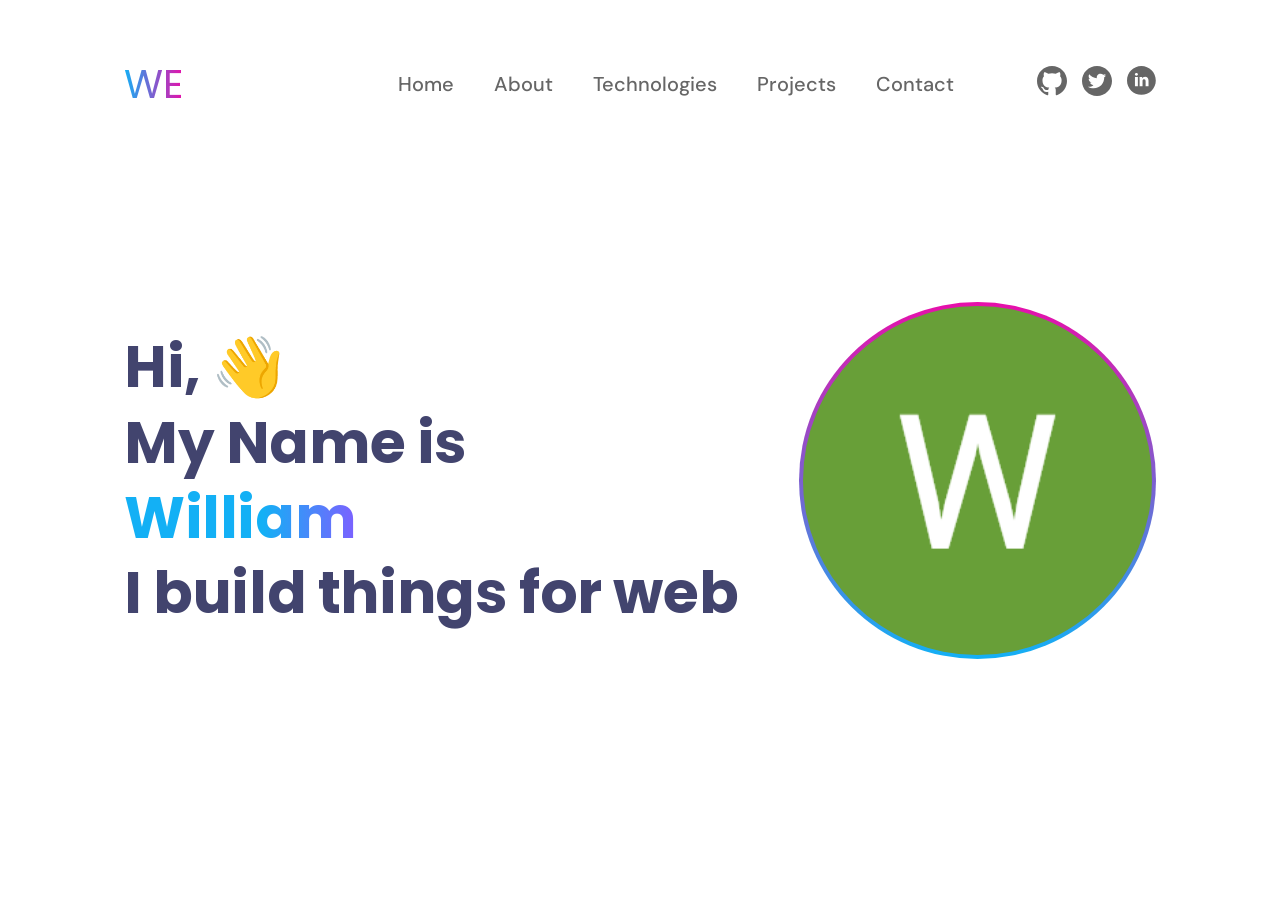
<file: index.html>
<!doctype html>
<html lang="en">
  <head>
    <meta charset="UTF-8" />
    <meta name="viewport" content="width=device-width, initial-scale=1.0" />
    <link rel="stylesheet" href="styles/base.css" />
    <link rel="stylesheet" href="styles/index.css" />
    <title>Min Portfolio</title>
  </head>

  <body>
    <div class="container">
      <header>
        <a href="index.html" class="logo">WE</a>
        <!-- Mobile -->
        <details class="mobile-menu">
          <summary>☰</summary>

          <div class="menu-content">
            <nav>
              <ul>
                <li><a href="index.html">Home</a></li>
                <li><a href="./pages/about.html">About</a></li>
                <li><a href="./pages/technologies.html">Technologies</a></li>
                <li><a href="./pages/projects.html">Projects</a></li>
                <li><a href="./pages/contact.html">Contact</a></li>
              </ul>

              <div class="socials">
                <a href="#" aria-label="GitHub"
                  ><svg
                    width="30"
                    height="30"
                    viewBox="0 0 30 30"
                    fill="none"
                    xmlns="http://www.w3.org/2000/svg"
                    class="github-svg-nav"
                  >
                    <path
                      fill-rule="evenodd"
                      clip-rule="evenodd"
                      d="M15 0C6.7125 0 0 6.7125 0 15C0 21.6375 4.29375 27.2437 10.2563 29.2313C11.0063 29.3625 11.2875 28.9125 11.2875 28.5188C11.2875 28.1625 11.2688 26.9813 11.2688 25.725C7.5 26.4188 6.525 24.8062 6.225 23.9625C6.05625 23.5312 5.325 22.2 4.6875 21.8438C4.1625 21.5625 3.4125 20.8687 4.66875 20.85C5.85 20.8313 6.69375 21.9375 6.975 22.3875C8.325 24.6562 10.4812 24.0187 11.3438 23.625C11.475 22.65 11.8688 21.9937 12.3 21.6187C8.9625 21.2437 5.475 19.95 5.475 14.2125C5.475 12.5813 6.05625 11.2313 7.0125 10.1813C6.8625 9.80625 6.3375 8.26875 7.1625 6.20625C7.1625 6.20625 8.41875 5.8125 11.2875 7.74375C12.4875 7.40625 13.7625 7.2375 15.0375 7.2375C16.3125 7.2375 17.5875 7.40625 18.7875 7.74375C21.6562 5.79375 22.9125 6.20625 22.9125 6.20625C23.7375 8.26875 23.2125 9.80625 23.0625 10.1813C24.0188 11.2313 24.6 12.5625 24.6 14.2125C24.6 19.9688 21.0938 21.2437 17.7563 21.6187C18.3 22.0875 18.7688 22.9875 18.7688 24.3937C18.7688 26.4 18.75 28.0125 18.75 28.5188C18.75 28.9125 19.0312 29.3813 19.7812 29.2313C22.759 28.2259 25.3465 26.3121 27.1796 23.7592C29.0127 21.2063 29.9991 18.1429 30 15C30 6.7125 23.2875 0 15 0Z"
                      fill="#000000"
                    />
                  </svg>
                </a>
                <a href="#" aria-label="Twitter"
                  ><svg
                    width="30"
                    height="30"
                    viewBox="0 0 30 30"
                    fill="none"
                    xmlns="http://www.w3.org/2000/svg"
                    class="twitter-svg-nav"
                  >
                    <path
                      d="M15 0C6.71652 0 0 6.71652 0 15C0 23.2835 6.71652 30 15 30C23.2835 30 30 23.2835 30 15C30 6.71652 23.2835 0 15 0ZM22.2087 11.3069C22.2187 11.4643 22.2187 11.6283 22.2187 11.7891C22.2187 16.7042 18.4754 22.3661 11.635 22.3661C9.52567 22.3661 7.57031 21.7533 5.92299 20.6987C6.22433 20.7321 6.51228 20.7455 6.82031 20.7455C8.56138 20.7455 10.1618 20.1562 11.4375 19.1585C9.80357 19.125 8.4308 18.0536 7.96205 16.5804C8.5346 16.6641 9.05022 16.6641 9.63951 16.5134C8.79819 16.3425 8.04199 15.8855 7.49938 15.2203C6.95678 14.555 6.66123 13.7223 6.66295 12.8638V12.817C7.15513 13.0949 7.73438 13.2656 8.3404 13.2891C7.83095 12.9495 7.41314 12.4895 7.12403 11.9499C6.83493 11.4102 6.68345 10.8075 6.68304 10.1953C6.68304 9.50223 6.86384 8.86942 7.18862 8.32031C8.12244 9.46988 9.28771 10.4101 10.6087 11.0798C11.9297 11.7495 13.3768 12.1338 14.856 12.2076C14.3304 9.67969 16.2188 7.63393 18.4888 7.63393C19.5603 7.63393 20.5246 8.08259 21.2042 8.8058C22.0446 8.64844 22.8482 8.3337 23.5647 7.91183C23.2868 8.77232 22.7042 9.49888 21.9308 9.95759C22.6808 9.87723 23.404 9.66964 24.0737 9.37835C23.5681 10.1217 22.9353 10.7812 22.2087 11.3069Z"
                      fill="#000000"
                    />
                  </svg>
                </a>
                <a href="#" aria-label="LinkedIn"
                  ><svg
                    width="29"
                    height="29"
                    viewBox="0 0 29 29"
                    fill="none"
                    xmlns="http://www.w3.org/2000/svg"
                    class="linkedin-svg-nav"
                  >
                    <path
                      d="M14.4 0C6.447 0 0 6.447 0 14.4C0 22.353 6.447 28.8 14.4 28.8C22.353 28.8 28.8 22.353 28.8 14.4C28.8 6.447 22.353 0 14.4 0ZM10.875 20.3685H7.959V10.9845H10.875V20.3685ZM9.399 9.8325C8.478 9.8325 7.8825 9.18 7.8825 8.373C7.8825 7.5495 8.496 6.9165 9.4365 6.9165C10.377 6.9165 10.953 7.5495 10.971 8.373C10.971 9.18 10.377 9.8325 9.399 9.8325ZM21.525 20.3685H18.609V15.168C18.609 13.9575 18.186 13.1355 17.1315 13.1355C16.326 13.1355 15.8475 13.692 15.636 14.2275C15.558 14.418 15.5385 14.688 15.5385 14.9565V20.367H12.621V13.977C12.621 12.8055 12.5835 11.826 12.5445 10.983H15.078L15.2115 12.2865H15.27C15.654 11.6745 16.5945 10.7715 18.168 10.7715C20.0865 10.7715 21.525 12.057 21.525 14.82V20.3685Z"
                      fill="#000000"
                    />
                  </svg>
                </a>
              </div>
            </nav>
          </div>
        </details>

        <!-- Desktop -->
        <div class="desktop-menu">
          <nav>
            <ul>
              <li><a href="index.html">Home</a></li>
              <li><a href="./pages/about.html">About</a></li>
              <li><a href="./pages/technologies.html">Technologies</a></li>
              <li><a href="./pages/projects.html">Projects</a></li>
              <li><a href="./pages/contact.html">Contact</a></li>
            </ul>
          </nav>

          <div class="socials">
            <a href="#" aria-label="GitHub"
              ><svg
                width="30"
                height="30"
                viewBox="0 0 30 30"
                fill="none"
                xmlns="http://www.w3.org/2000/svg"
                class="github-svg-nav"
              >
                <path
                  fill-rule="evenodd"
                  clip-rule="evenodd"
                  d="M15 0C6.7125 0 0 6.7125 0 15C0 21.6375 4.29375 27.2437 10.2563 29.2313C11.0063 29.3625 11.2875 28.9125 11.2875 28.5188C11.2875 28.1625 11.2688 26.9813 11.2688 25.725C7.5 26.4188 6.525 24.8062 6.225 23.9625C6.05625 23.5312 5.325 22.2 4.6875 21.8438C4.1625 21.5625 3.4125 20.8687 4.66875 20.85C5.85 20.8313 6.69375 21.9375 6.975 22.3875C8.325 24.6562 10.4812 24.0187 11.3438 23.625C11.475 22.65 11.8688 21.9937 12.3 21.6187C8.9625 21.2437 5.475 19.95 5.475 14.2125C5.475 12.5813 6.05625 11.2313 7.0125 10.1813C6.8625 9.80625 6.3375 8.26875 7.1625 6.20625C7.1625 6.20625 8.41875 5.8125 11.2875 7.74375C12.4875 7.40625 13.7625 7.2375 15.0375 7.2375C16.3125 7.2375 17.5875 7.40625 18.7875 7.74375C21.6562 5.79375 22.9125 6.20625 22.9125 6.20625C23.7375 8.26875 23.2125 9.80625 23.0625 10.1813C24.0188 11.2313 24.6 12.5625 24.6 14.2125C24.6 19.9688 21.0938 21.2437 17.7563 21.6187C18.3 22.0875 18.7688 22.9875 18.7688 24.3937C18.7688 26.4 18.75 28.0125 18.75 28.5188C18.75 28.9125 19.0312 29.3813 19.7812 29.2313C22.759 28.2259 25.3465 26.3121 27.1796 23.7592C29.0127 21.2063 29.9991 18.1429 30 15C30 6.7125 23.2875 0 15 0Z"
                  fill="#000000"
                />
              </svg>
            </a>
            <a href="#" aria-label="Twitter"
              ><svg
                width="30"
                height="30"
                viewBox="0 0 30 30"
                fill="none"
                xmlns="http://www.w3.org/2000/svg"
                class="twitter-svg-nav"
              >
                <path
                  d="M15 0C6.71652 0 0 6.71652 0 15C0 23.2835 6.71652 30 15 30C23.2835 30 30 23.2835 30 15C30 6.71652 23.2835 0 15 0ZM22.2087 11.3069C22.2187 11.4643 22.2187 11.6283 22.2187 11.7891C22.2187 16.7042 18.4754 22.3661 11.635 22.3661C9.52567 22.3661 7.57031 21.7533 5.92299 20.6987C6.22433 20.7321 6.51228 20.7455 6.82031 20.7455C8.56138 20.7455 10.1618 20.1562 11.4375 19.1585C9.80357 19.125 8.4308 18.0536 7.96205 16.5804C8.5346 16.6641 9.05022 16.6641 9.63951 16.5134C8.79819 16.3425 8.04199 15.8855 7.49938 15.2203C6.95678 14.555 6.66123 13.7223 6.66295 12.8638V12.817C7.15513 13.0949 7.73438 13.2656 8.3404 13.2891C7.83095 12.9495 7.41314 12.4895 7.12403 11.9499C6.83493 11.4102 6.68345 10.8075 6.68304 10.1953C6.68304 9.50223 6.86384 8.86942 7.18862 8.32031C8.12244 9.46988 9.28771 10.4101 10.6087 11.0798C11.9297 11.7495 13.3768 12.1338 14.856 12.2076C14.3304 9.67969 16.2188 7.63393 18.4888 7.63393C19.5603 7.63393 20.5246 8.08259 21.2042 8.8058C22.0446 8.64844 22.8482 8.3337 23.5647 7.91183C23.2868 8.77232 22.7042 9.49888 21.9308 9.95759C22.6808 9.87723 23.404 9.66964 24.0737 9.37835C23.5681 10.1217 22.9353 10.7812 22.2087 11.3069Z"
                  fill="#000000"
                />
              </svg>
            </a>
            <a href="#" aria-label="LinkedIn"
              ><svg
                width="29"
                height="29"
                viewBox="0 0 29 29"
                fill="none"
                xmlns="http://www.w3.org/2000/svg"
                class="linkedin-svg-nav"
              >
                <path
                  d="M14.4 0C6.447 0 0 6.447 0 14.4C0 22.353 6.447 28.8 14.4 28.8C22.353 28.8 28.8 22.353 28.8 14.4C28.8 6.447 22.353 0 14.4 0ZM10.875 20.3685H7.959V10.9845H10.875V20.3685ZM9.399 9.8325C8.478 9.8325 7.8825 9.18 7.8825 8.373C7.8825 7.5495 8.496 6.9165 9.4365 6.9165C10.377 6.9165 10.953 7.5495 10.971 8.373C10.971 9.18 10.377 9.8325 9.399 9.8325ZM21.525 20.3685H18.609V15.168C18.609 13.9575 18.186 13.1355 17.1315 13.1355C16.326 13.1355 15.8475 13.692 15.636 14.2275C15.558 14.418 15.5385 14.688 15.5385 14.9565V20.367H12.621V13.977C12.621 12.8055 12.5835 11.826 12.5445 10.983H15.078L15.2115 12.2865H15.27C15.654 11.6745 16.5945 10.7715 18.168 10.7715C20.0865 10.7715 21.525 12.057 21.525 14.82V20.3685Z"
                  fill="#000000"
                />
              </svg>
            </a>
          </div>
        </div>
      </header>

      <main>
        <section class="hero">
          <div class="hero-text">
            <h1 class="hero-title">
              Hi, 👋<br />
              My Name is<br />
              <span class="gradient-text">William</span><br />
              I build things for web
            </h1>

            <div class="logo-image">
              <img
                src="images/logo.png"
                alt="William's profile avatar featuring a white letter W inside a green circle with a gradient border"
              />
            </div>
          </div>
        </section>
      </main>
    </div>
  </body>
</html>
</file>
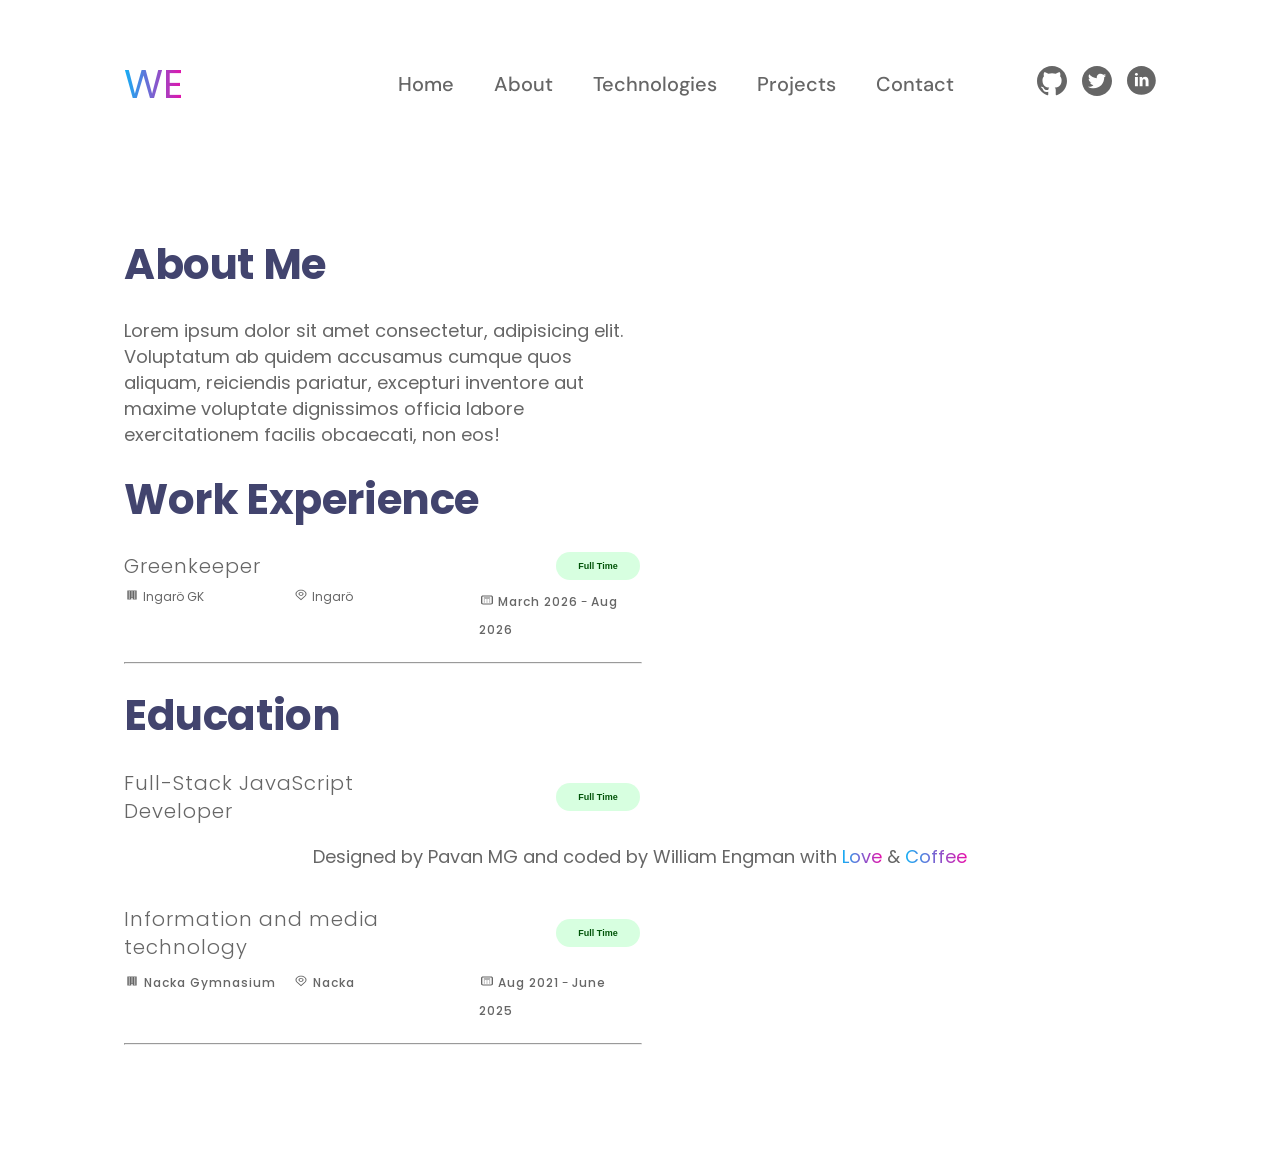
<file: pages/about.html>
<!doctype html>
<html lang="en">
  <head>
    <meta charset="UTF-8" />
    <meta name="viewport" content="width=device-width, initial-scale=1.0" />
    <link rel="stylesheet" href="../styles/base.css" />
    <link rel="stylesheet" href="../styles/about.css" />
    <title>About</title>
  </head>
  <body>
    <div class="container">
      <header>
        <a href="../index.html" class="logo">WE</a>
        <!-- Mobile -->
        <details class="mobile-menu">
          <summary>☰</summary>

          <div class="menu-content">
            <nav>
              <ul>
                <li><a href="../index.html">Home</a></li>
                <li><a href="about.html">About</a></li>
                <li><a href="technologies.html">Technologies</a></li>
                <li><a href="projects.html">Projects</a></li>
                <li><a href="contact.html">Contact</a></li>
              </ul>

              <div class="socials">
                <a href="#" aria-label="GitHub"
                  ><svg
                    width="30"
                    height="30"
                    viewBox="0 0 30 30"
                    fill="none"
                    xmlns="http://www.w3.org/2000/svg"
                    class="github-svg-nav"
                  >
                    <path
                      fill-rule="evenodd"
                      clip-rule="evenodd"
                      d="M15 0C6.7125 0 0 6.7125 0 15C0 21.6375 4.29375 27.2437 10.2563 29.2313C11.0063 29.3625 11.2875 28.9125 11.2875 28.5188C11.2875 28.1625 11.2688 26.9813 11.2688 25.725C7.5 26.4188 6.525 24.8062 6.225 23.9625C6.05625 23.5312 5.325 22.2 4.6875 21.8438C4.1625 21.5625 3.4125 20.8687 4.66875 20.85C5.85 20.8313 6.69375 21.9375 6.975 22.3875C8.325 24.6562 10.4812 24.0187 11.3438 23.625C11.475 22.65 11.8688 21.9937 12.3 21.6187C8.9625 21.2437 5.475 19.95 5.475 14.2125C5.475 12.5813 6.05625 11.2313 7.0125 10.1813C6.8625 9.80625 6.3375 8.26875 7.1625 6.20625C7.1625 6.20625 8.41875 5.8125 11.2875 7.74375C12.4875 7.40625 13.7625 7.2375 15.0375 7.2375C16.3125 7.2375 17.5875 7.40625 18.7875 7.74375C21.6562 5.79375 22.9125 6.20625 22.9125 6.20625C23.7375 8.26875 23.2125 9.80625 23.0625 10.1813C24.0188 11.2313 24.6 12.5625 24.6 14.2125C24.6 19.9688 21.0938 21.2437 17.7563 21.6187C18.3 22.0875 18.7688 22.9875 18.7688 24.3937C18.7688 26.4 18.75 28.0125 18.75 28.5188C18.75 28.9125 19.0312 29.3813 19.7812 29.2313C22.759 28.2259 25.3465 26.3121 27.1796 23.7592C29.0127 21.2063 29.9991 18.1429 30 15C30 6.7125 23.2875 0 15 0Z"
                      fill="#000000"
                    />
                  </svg>
                </a>
                <a href="#" aria-label="Twitter"
                  ><svg
                    width="30"
                    height="30"
                    viewBox="0 0 30 30"
                    fill="none"
                    xmlns="http://www.w3.org/2000/svg"
                    class="twitter-svg-nav"
                  >
                    <path
                      d="M15 0C6.71652 0 0 6.71652 0 15C0 23.2835 6.71652 30 15 30C23.2835 30 30 23.2835 30 15C30 6.71652 23.2835 0 15 0ZM22.2087 11.3069C22.2187 11.4643 22.2187 11.6283 22.2187 11.7891C22.2187 16.7042 18.4754 22.3661 11.635 22.3661C9.52567 22.3661 7.57031 21.7533 5.92299 20.6987C6.22433 20.7321 6.51228 20.7455 6.82031 20.7455C8.56138 20.7455 10.1618 20.1562 11.4375 19.1585C9.80357 19.125 8.4308 18.0536 7.96205 16.5804C8.5346 16.6641 9.05022 16.6641 9.63951 16.5134C8.79819 16.3425 8.04199 15.8855 7.49938 15.2203C6.95678 14.555 6.66123 13.7223 6.66295 12.8638V12.817C7.15513 13.0949 7.73438 13.2656 8.3404 13.2891C7.83095 12.9495 7.41314 12.4895 7.12403 11.9499C6.83493 11.4102 6.68345 10.8075 6.68304 10.1953C6.68304 9.50223 6.86384 8.86942 7.18862 8.32031C8.12244 9.46988 9.28771 10.4101 10.6087 11.0798C11.9297 11.7495 13.3768 12.1338 14.856 12.2076C14.3304 9.67969 16.2188 7.63393 18.4888 7.63393C19.5603 7.63393 20.5246 8.08259 21.2042 8.8058C22.0446 8.64844 22.8482 8.3337 23.5647 7.91183C23.2868 8.77232 22.7042 9.49888 21.9308 9.95759C22.6808 9.87723 23.404 9.66964 24.0737 9.37835C23.5681 10.1217 22.9353 10.7812 22.2087 11.3069Z"
                      fill="#000000"
                    />
                  </svg>
                </a>
                <a href="#" aria-label="LinkedIn"
                  ><svg
                    width="29"
                    height="29"
                    viewBox="0 0 29 29"
                    fill="none"
                    xmlns="http://www.w3.org/2000/svg"
                    class="linkedin-svg-nav"
                  >
                    <path
                      d="M14.4 0C6.447 0 0 6.447 0 14.4C0 22.353 6.447 28.8 14.4 28.8C22.353 28.8 28.8 22.353 28.8 14.4C28.8 6.447 22.353 0 14.4 0ZM10.875 20.3685H7.959V10.9845H10.875V20.3685ZM9.399 9.8325C8.478 9.8325 7.8825 9.18 7.8825 8.373C7.8825 7.5495 8.496 6.9165 9.4365 6.9165C10.377 6.9165 10.953 7.5495 10.971 8.373C10.971 9.18 10.377 9.8325 9.399 9.8325ZM21.525 20.3685H18.609V15.168C18.609 13.9575 18.186 13.1355 17.1315 13.1355C16.326 13.1355 15.8475 13.692 15.636 14.2275C15.558 14.418 15.5385 14.688 15.5385 14.9565V20.367H12.621V13.977C12.621 12.8055 12.5835 11.826 12.5445 10.983H15.078L15.2115 12.2865H15.27C15.654 11.6745 16.5945 10.7715 18.168 10.7715C20.0865 10.7715 21.525 12.057 21.525 14.82V20.3685Z"
                      fill="#000000"
                    />
                  </svg>
                </a>
              </div>
            </nav>
          </div>
        </details>

        <!-- Desktop -->
        <div class="desktop-menu">
          <nav>
            <ul>
              <li><a href="../index.html">Home</a></li>
              <li><a href="about.html">About</a></li>
              <li><a href="technologies.html">Technologies</a></li>
              <li><a href="projects.html">Projects</a></li>
              <li><a href="contact.html">Contact</a></li>
            </ul>
          </nav>

          <div class="socials">
            <a href="#" aria-label="GitHub"
              ><svg
                width="30"
                height="30"
                viewBox="0 0 30 30"
                fill="none"
                xmlns="http://www.w3.org/2000/svg"
              >
                <path
                  fill-rule="evenodd"
                  clip-rule="evenodd"
                  d="M15 0C6.7125 0 0 6.7125 0 15C0 21.6375 4.29375 27.2437 10.2563 29.2313C11.0063 29.3625 11.2875 28.9125 11.2875 28.5188C11.2875 28.1625 11.2688 26.9813 11.2688 25.725C7.5 26.4188 6.525 24.8062 6.225 23.9625C6.05625 23.5312 5.325 22.2 4.6875 21.8438C4.1625 21.5625 3.4125 20.8687 4.66875 20.85C5.85 20.8313 6.69375 21.9375 6.975 22.3875C8.325 24.6562 10.4812 24.0187 11.3438 23.625C11.475 22.65 11.8688 21.9937 12.3 21.6187C8.9625 21.2437 5.475 19.95 5.475 14.2125C5.475 12.5813 6.05625 11.2313 7.0125 10.1813C6.8625 9.80625 6.3375 8.26875 7.1625 6.20625C7.1625 6.20625 8.41875 5.8125 11.2875 7.74375C12.4875 7.40625 13.7625 7.2375 15.0375 7.2375C16.3125 7.2375 17.5875 7.40625 18.7875 7.74375C21.6562 5.79375 22.9125 6.20625 22.9125 6.20625C23.7375 8.26875 23.2125 9.80625 23.0625 10.1813C24.0188 11.2313 24.6 12.5625 24.6 14.2125C24.6 19.9688 21.0938 21.2437 17.7563 21.6187C18.3 22.0875 18.7688 22.9875 18.7688 24.3937C18.7688 26.4 18.75 28.0125 18.75 28.5188C18.75 28.9125 19.0312 29.3813 19.7812 29.2313C22.759 28.2259 25.3465 26.3121 27.1796 23.7592C29.0127 21.2063 29.9991 18.1429 30 15C30 6.7125 23.2875 0 15 0Z"
                  fill="#000000"
                />
              </svg>
            </a>
            <a href="#" aria-label="Twitter"
              ><svg
                width="30"
                height="30"
                viewBox="0 0 30 30"
                fill="none"
                xmlns="http://www.w3.org/2000/svg"
              >
                <path
                  d="M15 0C6.71652 0 0 6.71652 0 15C0 23.2835 6.71652 30 15 30C23.2835 30 30 23.2835 30 15C30 6.71652 23.2835 0 15 0ZM22.2087 11.3069C22.2187 11.4643 22.2187 11.6283 22.2187 11.7891C22.2187 16.7042 18.4754 22.3661 11.635 22.3661C9.52567 22.3661 7.57031 21.7533 5.92299 20.6987C6.22433 20.7321 6.51228 20.7455 6.82031 20.7455C8.56138 20.7455 10.1618 20.1562 11.4375 19.1585C9.80357 19.125 8.4308 18.0536 7.96205 16.5804C8.5346 16.6641 9.05022 16.6641 9.63951 16.5134C8.79819 16.3425 8.04199 15.8855 7.49938 15.2203C6.95678 14.555 6.66123 13.7223 6.66295 12.8638V12.817C7.15513 13.0949 7.73438 13.2656 8.3404 13.2891C7.83095 12.9495 7.41314 12.4895 7.12403 11.9499C6.83493 11.4102 6.68345 10.8075 6.68304 10.1953C6.68304 9.50223 6.86384 8.86942 7.18862 8.32031C8.12244 9.46988 9.28771 10.4101 10.6087 11.0798C11.9297 11.7495 13.3768 12.1338 14.856 12.2076C14.3304 9.67969 16.2188 7.63393 18.4888 7.63393C19.5603 7.63393 20.5246 8.08259 21.2042 8.8058C22.0446 8.64844 22.8482 8.3337 23.5647 7.91183C23.2868 8.77232 22.7042 9.49888 21.9308 9.95759C22.6808 9.87723 23.404 9.66964 24.0737 9.37835C23.5681 10.1217 22.9353 10.7812 22.2087 11.3069Z"
                  fill="#000000"
                />
              </svg>
            </a>
            <a href="#" aria-label="LinkedIn"
              ><svg
                width="29"
                height="29"
                viewBox="0 0 29 29"
                fill="none"
                xmlns="http://www.w3.org/2000/svg"
              >
                <path
                  d="M14.4 0C6.447 0 0 6.447 0 14.4C0 22.353 6.447 28.8 14.4 28.8C22.353 28.8 28.8 22.353 28.8 14.4C28.8 6.447 22.353 0 14.4 0ZM10.875 20.3685H7.959V10.9845H10.875V20.3685ZM9.399 9.8325C8.478 9.8325 7.8825 9.18 7.8825 8.373C7.8825 7.5495 8.496 6.9165 9.4365 6.9165C10.377 6.9165 10.953 7.5495 10.971 8.373C10.971 9.18 10.377 9.8325 9.399 9.8325ZM21.525 20.3685H18.609V15.168C18.609 13.9575 18.186 13.1355 17.1315 13.1355C16.326 13.1355 15.8475 13.692 15.636 14.2275C15.558 14.418 15.5385 14.688 15.5385 14.9565V20.367H12.621V13.977C12.621 12.8055 12.5835 11.826 12.5445 10.983H15.078L15.2115 12.2865H15.27C15.654 11.6745 16.5945 10.7715 18.168 10.7715C20.0865 10.7715 21.525 12.057 21.525 14.82V20.3685Z"
                  fill="#000000"
                />
              </svg>
            </a>
          </div>
        </div>
      </header>

      <main>
        <section class="about-me">
          <h1 class="title-h1">About Me</h1>
          <p class="about-text">
            Lorem ipsum dolor sit amet consectetur, adipisicing elit. Voluptatum
            ab quidem accusamus cumque quos aliquam, reiciendis pariatur,
            excepturi inventore aut maxime voluptate dignissimos officia labore
            exercitationem facilis obcaecati, non eos!
          </p>
        </section>

        <section>
          <h2 class="title">Work Experience</h2>
          <div class="career-list">
            <article class="career">
              <h3>Greenkeeper</h3>

              <button class="career-type">Full Time</button>

              <div class="career-info">
                <p>
                  <svg
                    width="16"
                    height="12"
                    viewBox="0 0 16 12"
                    fill="none"
                    xmlns="http://www.w3.org/2000/svg"
                    class="company-svg"
                  >
                    <path
                      d="M3.33331 1.5V10.5H7.33331V8.75H8.66665V10.5H12.6666V1.5H3.33331ZM4.66665 2.5H5.99998V3.5H4.66665V2.5ZM7.33331 2.5H8.66665V3.5H7.33331V2.5ZM9.99998 2.5H11.3333V3.5H9.99998V2.5ZM4.66665 4.5H5.99998V5.5H4.66665V4.5ZM7.33331 4.5H8.66665V5.5H7.33331V4.5ZM9.99998 4.5H11.3333V5.5H9.99998V4.5ZM4.66665 6.5H5.99998V7.5H4.66665V6.5ZM7.33331 6.5H8.66665V7.5H7.33331V6.5ZM9.99998 6.5H11.3333V7.5H9.99998V6.5ZM4.66665 8.5H5.99998V9.5H4.66665V8.5ZM9.99998 8.5H11.3333V9.5H9.99998V8.5Z"
                      fill="currentColor"
                    />
                  </svg>
                  Ingarö GK
                </p>
                <p>
                  <svg
                    width="16"
                    height="12"
                    viewBox="0 0 16 12"
                    fill="none"
                    xmlns="http://www.w3.org/2000/svg"
                    class="location-svg"
                  >
                    <path
                      d="M8 6.75C7.50555 6.75 7.0222 6.64003 6.61108 6.43401C6.19995 6.22798 5.87952 5.93514 5.6903 5.59253C5.50108 5.24992 5.45157 4.87292 5.54804 4.50921C5.6445 4.14549 5.8826 3.8114 6.23223 3.54918C6.58187 3.28695 7.02732 3.10838 7.51228 3.03603C7.99723 2.96368 8.4999 3.00081 8.95671 3.14273C9.41353 3.28464 9.80397 3.52496 10.0787 3.83331C10.3534 4.14165 10.5 4.50416 10.5 4.875C10.4992 5.3721 10.2356 5.84867 9.76689 6.20017C9.29822 6.55167 8.6628 6.74941 8 6.75ZM8 3.75C7.70333 3.75 7.41332 3.81598 7.16665 3.9396C6.91997 4.06321 6.72771 4.23892 6.61418 4.44448C6.50065 4.65005 6.47095 4.87625 6.52882 5.09448C6.5867 5.31271 6.72956 5.51316 6.93934 5.6705C7.14912 5.82783 7.41639 5.93498 7.70737 5.97838C7.99834 6.02179 8.29994 5.99951 8.57403 5.91437C8.84812 5.82922 9.08238 5.68502 9.24721 5.50002C9.41203 5.31501 9.5 5.09751 9.5 4.875C9.4996 4.57672 9.34144 4.29075 9.06022 4.07983C8.779 3.86892 8.3977 3.7503 8 3.75Z"
                      fill="currentColor"
                    />
                    <path
                      d="M8.00001 11.25L3.78201 7.51912C3.7234 7.4631 3.66539 7.40673 3.60801 7.35C2.8875 6.63817 2.49826 5.76871 2.50001 4.875C2.50001 3.78098 3.07947 2.73177 4.11092 1.95818C5.14237 1.1846 6.54132 0.75 8.00001 0.75C9.4587 0.75 10.8576 1.1846 11.8891 1.95818C12.9205 2.73177 13.5 3.78098 13.5 4.875C13.5018 5.7683 13.1127 6.63737 12.3925 7.34888L12.392 7.35C12.392 7.35 12.242 7.49775 12.2195 7.51763L8.00001 11.25ZM4.40601 6.89813C4.40701 6.89813 4.52301 7.01362 4.54951 7.03837L8.00001 10.0905L11.455 7.03425C11.477 7.01362 11.594 6.89738 11.5945 6.897C12.1831 6.31542 12.5012 5.60514 12.5 4.875C12.5 3.97989 12.0259 3.12145 11.182 2.48851C10.3381 1.85558 9.19348 1.5 8.00001 1.5C6.80653 1.5 5.66194 1.85558 4.81803 2.48851C3.97411 3.12145 3.50001 3.97989 3.50001 4.875C3.49896 5.60559 3.81739 6.31628 4.40651 6.89813H4.40601Z"
                      fill="currentColor"
                    />
                  </svg>
                  Ingarö
                </p>
              </div>

              <div class="career-date">
                <svg
                  width="16"
                  height="12"
                  viewBox="0 0 16 12"
                  fill="none"
                  xmlns="http://www.w3.org/2000/svg"
                  class="calender-svg"
                >
                  <path
                    d="M5.33332 6.5C5.15651 6.5 4.98694 6.44732 4.86192 6.35355C4.73689 6.25979 4.66666 6.13261 4.66666 6C4.66666 5.86739 4.73689 5.74021 4.86192 5.64645C4.98694 5.55268 5.15651 5.5 5.33332 5.5C5.51013 5.5 5.6797 5.55268 5.80473 5.64645C5.92975 5.74021 5.99999 5.86739 5.99999 6C5.99999 6.13261 5.92975 6.25979 5.80473 6.35355C5.6797 6.44732 5.51013 6.5 5.33332 6.5ZM5.33332 8.5C5.15651 8.5 4.98694 8.44732 4.86192 8.35355C4.73689 8.25979 4.66666 8.13261 4.66666 8C4.66666 7.86739 4.73689 7.74021 4.86192 7.64645C4.98694 7.55268 5.15651 7.5 5.33332 7.5C5.51013 7.5 5.6797 7.55268 5.80473 7.64645C5.92975 7.74021 5.99999 7.86739 5.99999 8C5.99999 8.13261 5.92975 8.25979 5.80473 8.35355C5.6797 8.44732 5.51013 8.5 5.33332 8.5ZM7.33332 8C7.33332 8.13261 7.40356 8.25979 7.52859 8.35355C7.65361 8.44732 7.82318 8.5 7.99999 8.5C8.1768 8.5 8.34637 8.44732 8.47139 8.35355C8.59642 8.25979 8.66666 8.13261 8.66666 8C8.66666 7.86739 8.59642 7.74021 8.47139 7.64645C8.34637 7.55268 8.1768 7.5 7.99999 7.5C7.82318 7.5 7.65361 7.55268 7.52859 7.64645C7.40356 7.74021 7.33332 7.86739 7.33332 8ZM10.6667 8.5C10.4898 8.5 10.3203 8.44732 10.1953 8.35355C10.0702 8.25979 9.99999 8.13261 9.99999 8C9.99999 7.86739 10.0702 7.74021 10.1953 7.64645C10.3203 7.55268 10.4898 7.5 10.6667 7.5C10.8435 7.5 11.013 7.55268 11.1381 7.64645C11.2631 7.74021 11.3333 7.86739 11.3333 8C11.3333 8.13261 11.2631 8.25979 11.1381 8.35355C11.013 8.44732 10.8435 8.5 10.6667 8.5ZM7.33332 6C7.33332 6.13261 7.40356 6.25979 7.52859 6.35355C7.65361 6.44732 7.82318 6.5 7.99999 6.5C8.1768 6.5 8.34637 6.44732 8.47139 6.35355C8.59642 6.25979 8.66666 6.13261 8.66666 6C8.66666 5.86739 8.59642 5.74021 8.47139 5.64645C8.34637 5.55268 8.1768 5.5 7.99999 5.5C7.82318 5.5 7.65361 5.55268 7.52859 5.64645C7.40356 5.74021 7.33332 5.86739 7.33332 6ZM10.6667 6.5C10.4898 6.5 10.3203 6.44732 10.1953 6.35355C10.0702 6.25979 9.99999 6.13261 9.99999 6C9.99999 5.86739 10.0702 5.74021 10.1953 5.64645C10.3203 5.55268 10.4898 5.5 10.6667 5.5C10.8435 5.5 11.013 5.55268 11.1381 5.64645C11.2631 5.74021 11.3333 5.86739 11.3333 6C11.3333 6.13261 11.2631 6.25979 11.1381 6.35355C11.013 6.44732 10.8435 6.5 10.6667 6.5ZM5.33332 3.5C5.15651 3.5 4.98694 3.55268 4.86192 3.64645C4.73689 3.74021 4.66666 3.86739 4.66666 4C4.66666 4.13261 4.73689 4.25979 4.86192 4.35355C4.98694 4.44732 5.15651 4.5 5.33332 4.5H10.6667C10.8435 4.5 11.013 4.44732 11.1381 4.35355C11.2631 4.25979 11.3333 4.13261 11.3333 4C11.3333 3.86739 11.2631 3.74021 11.1381 3.64645C11.013 3.55268 10.8435 3.5 10.6667 3.5H5.33332Z"
                    fill="currentColor"
                  />
                  <path
                    fill-rule="evenodd"
                    clip-rule="evenodd"
                    d="M4 1.5C3.46957 1.5 2.96086 1.65804 2.58579 1.93934C2.21071 2.22064 2 2.60218 2 3V9C2 9.39782 2.21071 9.77936 2.58579 10.0607C2.96086 10.342 3.46957 10.5 4 10.5H12C12.5304 10.5 13.0391 10.342 13.4142 10.0607C13.7893 9.77936 14 9.39782 14 9V3C14 2.60218 13.7893 2.22064 13.4142 1.93934C13.0391 1.65804 12.5304 1.5 12 1.5H4ZM12 2.5H4C3.82319 2.5 3.65362 2.55268 3.5286 2.64645C3.40357 2.74021 3.33333 2.86739 3.33333 3V9C3.33333 9.13261 3.40357 9.25979 3.5286 9.35355C3.65362 9.44732 3.82319 9.5 4 9.5H12C12.1768 9.5 12.3464 9.44732 12.4714 9.35355C12.5964 9.25979 12.6667 9.13261 12.6667 9V3C12.6667 2.86739 12.5964 2.74021 12.4714 2.64645C12.3464 2.55268 12.1768 2.5 12 2.5Z"
                    fill="currentColor"
                  />
                </svg>
                <time datetime="2026-03" class="career-text">March 2026</time>
                -
                <time datetime="2026-08" class="career-text">Aug 2026</time>
              </div>
              <hr />
            </article>
          </div>
        </section>

        <section>
          <h2 class="title">Education</h2>
          <div class="career-list">
            <article class="career">
              <h3>Full-Stack JavaScript Developer</h3>

              <button class="career-type">Full Time</button>

              <div class="career-info">
                <p class="career-text">
                  <svg
                    width="16"
                    height="12"
                    viewBox="0 0 16 12"
                    fill="none"
                    xmlns="http://www.w3.org/2000/svg"
                    class="company-svg"
                  >
                    <path
                      d="M3.33331 1.5V10.5H7.33331V8.75H8.66665V10.5H12.6666V1.5H3.33331ZM4.66665 2.5H5.99998V3.5H4.66665V2.5ZM7.33331 2.5H8.66665V3.5H7.33331V2.5ZM9.99998 2.5H11.3333V3.5H9.99998V2.5ZM4.66665 4.5H5.99998V5.5H4.66665V4.5ZM7.33331 4.5H8.66665V5.5H7.33331V4.5ZM9.99998 4.5H11.3333V5.5H9.99998V4.5ZM4.66665 6.5H5.99998V7.5H4.66665V6.5ZM7.33331 6.5H8.66665V7.5H7.33331V6.5ZM9.99998 6.5H11.3333V7.5H9.99998V6.5ZM4.66665 8.5H5.99998V9.5H4.66665V8.5ZM9.99998 8.5H11.3333V9.5H9.99998V8.5Z"
                      fill="currentColor"
                    />
                  </svg>
                  Chas Academy
                </p>
                <p class="career-text">
                  <svg
                    width="16"
                    height="12"
                    viewBox="0 0 16 12"
                    fill="none"
                    xmlns="http://www.w3.org/2000/svg"
                    class="location-svg"
                  >
                    <path
                      d="M8 6.75C7.50555 6.75 7.0222 6.64003 6.61108 6.43401C6.19995 6.22798 5.87952 5.93514 5.6903 5.59253C5.50108 5.24992 5.45157 4.87292 5.54804 4.50921C5.6445 4.14549 5.8826 3.8114 6.23223 3.54918C6.58187 3.28695 7.02732 3.10838 7.51228 3.03603C7.99723 2.96368 8.4999 3.00081 8.95671 3.14273C9.41353 3.28464 9.80397 3.52496 10.0787 3.83331C10.3534 4.14165 10.5 4.50416 10.5 4.875C10.4992 5.3721 10.2356 5.84867 9.76689 6.20017C9.29822 6.55167 8.6628 6.74941 8 6.75ZM8 3.75C7.70333 3.75 7.41332 3.81598 7.16665 3.9396C6.91997 4.06321 6.72771 4.23892 6.61418 4.44448C6.50065 4.65005 6.47095 4.87625 6.52882 5.09448C6.5867 5.31271 6.72956 5.51316 6.93934 5.6705C7.14912 5.82783 7.41639 5.93498 7.70737 5.97838C7.99834 6.02179 8.29994 5.99951 8.57403 5.91437C8.84812 5.82922 9.08238 5.68502 9.24721 5.50002C9.41203 5.31501 9.5 5.09751 9.5 4.875C9.4996 4.57672 9.34144 4.29075 9.06022 4.07983C8.779 3.86892 8.3977 3.7503 8 3.75Z"
                      fill="currentColor"
                    />
                    <path
                      d="M8.00001 11.25L3.78201 7.51912C3.7234 7.4631 3.66539 7.40673 3.60801 7.35C2.8875 6.63817 2.49826 5.76871 2.50001 4.875C2.50001 3.78098 3.07947 2.73177 4.11092 1.95818C5.14237 1.1846 6.54132 0.75 8.00001 0.75C9.4587 0.75 10.8576 1.1846 11.8891 1.95818C12.9205 2.73177 13.5 3.78098 13.5 4.875C13.5018 5.7683 13.1127 6.63737 12.3925 7.34888L12.392 7.35C12.392 7.35 12.242 7.49775 12.2195 7.51763L8.00001 11.25ZM4.40601 6.89813C4.40701 6.89813 4.52301 7.01362 4.54951 7.03837L8.00001 10.0905L11.455 7.03425C11.477 7.01362 11.594 6.89738 11.5945 6.897C12.1831 6.31542 12.5012 5.60514 12.5 4.875C12.5 3.97989 12.0259 3.12145 11.182 2.48851C10.3381 1.85558 9.19348 1.5 8.00001 1.5C6.80653 1.5 5.66194 1.85558 4.81803 2.48851C3.97411 3.12145 3.50001 3.97989 3.50001 4.875C3.49896 5.60559 3.81739 6.31628 4.40651 6.89813H4.40601Z"
                      fill="currentColor"
                    />
                  </svg>
                  Online/Globen
                </p>
              </div>

              <div class="career-date">
                <svg
                  width="16"
                  height="12"
                  viewBox="0 0 16 12"
                  fill="none"
                  xmlns="http://www.w3.org/2000/svg"
                  class="calender-svg"
                >
                  <path
                    d="M5.33332 6.5C5.15651 6.5 4.98694 6.44732 4.86192 6.35355C4.73689 6.25979 4.66666 6.13261 4.66666 6C4.66666 5.86739 4.73689 5.74021 4.86192 5.64645C4.98694 5.55268 5.15651 5.5 5.33332 5.5C5.51013 5.5 5.6797 5.55268 5.80473 5.64645C5.92975 5.74021 5.99999 5.86739 5.99999 6C5.99999 6.13261 5.92975 6.25979 5.80473 6.35355C5.6797 6.44732 5.51013 6.5 5.33332 6.5ZM5.33332 8.5C5.15651 8.5 4.98694 8.44732 4.86192 8.35355C4.73689 8.25979 4.66666 8.13261 4.66666 8C4.66666 7.86739 4.73689 7.74021 4.86192 7.64645C4.98694 7.55268 5.15651 7.5 5.33332 7.5C5.51013 7.5 5.6797 7.55268 5.80473 7.64645C5.92975 7.74021 5.99999 7.86739 5.99999 8C5.99999 8.13261 5.92975 8.25979 5.80473 8.35355C5.6797 8.44732 5.51013 8.5 5.33332 8.5ZM7.33332 8C7.33332 8.13261 7.40356 8.25979 7.52859 8.35355C7.65361 8.44732 7.82318 8.5 7.99999 8.5C8.1768 8.5 8.34637 8.44732 8.47139 8.35355C8.59642 8.25979 8.66666 8.13261 8.66666 8C8.66666 7.86739 8.59642 7.74021 8.47139 7.64645C8.34637 7.55268 8.1768 7.5 7.99999 7.5C7.82318 7.5 7.65361 7.55268 7.52859 7.64645C7.40356 7.74021 7.33332 7.86739 7.33332 8ZM10.6667 8.5C10.4898 8.5 10.3203 8.44732 10.1953 8.35355C10.0702 8.25979 9.99999 8.13261 9.99999 8C9.99999 7.86739 10.0702 7.74021 10.1953 7.64645C10.3203 7.55268 10.4898 7.5 10.6667 7.5C10.8435 7.5 11.013 7.55268 11.1381 7.64645C11.2631 7.74021 11.3333 7.86739 11.3333 8C11.3333 8.13261 11.2631 8.25979 11.1381 8.35355C11.013 8.44732 10.8435 8.5 10.6667 8.5ZM7.33332 6C7.33332 6.13261 7.40356 6.25979 7.52859 6.35355C7.65361 6.44732 7.82318 6.5 7.99999 6.5C8.1768 6.5 8.34637 6.44732 8.47139 6.35355C8.59642 6.25979 8.66666 6.13261 8.66666 6C8.66666 5.86739 8.59642 5.74021 8.47139 5.64645C8.34637 5.55268 8.1768 5.5 7.99999 5.5C7.82318 5.5 7.65361 5.55268 7.52859 5.64645C7.40356 5.74021 7.33332 5.86739 7.33332 6ZM10.6667 6.5C10.4898 6.5 10.3203 6.44732 10.1953 6.35355C10.0702 6.25979 9.99999 6.13261 9.99999 6C9.99999 5.86739 10.0702 5.74021 10.1953 5.64645C10.3203 5.55268 10.4898 5.5 10.6667 5.5C10.8435 5.5 11.013 5.55268 11.1381 5.64645C11.2631 5.74021 11.3333 5.86739 11.3333 6C11.3333 6.13261 11.2631 6.25979 11.1381 6.35355C11.013 6.44732 10.8435 6.5 10.6667 6.5ZM5.33332 3.5C5.15651 3.5 4.98694 3.55268 4.86192 3.64645C4.73689 3.74021 4.66666 3.86739 4.66666 4C4.66666 4.13261 4.73689 4.25979 4.86192 4.35355C4.98694 4.44732 5.15651 4.5 5.33332 4.5H10.6667C10.8435 4.5 11.013 4.44732 11.1381 4.35355C11.2631 4.25979 11.3333 4.13261 11.3333 4C11.3333 3.86739 11.2631 3.74021 11.1381 3.64645C11.013 3.55268 10.8435 3.5 10.6667 3.5H5.33332Z"
                    fill="currentColor"
                  />
                  <path
                    fill-rule="evenodd"
                    clip-rule="evenodd"
                    d="M4 1.5C3.46957 1.5 2.96086 1.65804 2.58579 1.93934C2.21071 2.22064 2 2.60218 2 3V9C2 9.39782 2.21071 9.77936 2.58579 10.0607C2.96086 10.342 3.46957 10.5 4 10.5H12C12.5304 10.5 13.0391 10.342 13.4142 10.0607C13.7893 9.77936 14 9.39782 14 9V3C14 2.60218 13.7893 2.22064 13.4142 1.93934C13.0391 1.65804 12.5304 1.5 12 1.5H4ZM12 2.5H4C3.82319 2.5 3.65362 2.55268 3.5286 2.64645C3.40357 2.74021 3.33333 2.86739 3.33333 3V9C3.33333 9.13261 3.40357 9.25979 3.5286 9.35355C3.65362 9.44732 3.82319 9.5 4 9.5H12C12.1768 9.5 12.3464 9.44732 12.4714 9.35355C12.5964 9.25979 12.6667 9.13261 12.6667 9V3C12.6667 2.86739 12.5964 2.74021 12.4714 2.64645C12.3464 2.55268 12.1768 2.5 12 2.5Z"
                    fill="currentColor"
                  />
                </svg>
                <time datetime="2026-09" class="career-text">Sep 2026</time> –
                Present
              </div>
              <hr />
            </article>

            <article class="career">
              <h3>Information and media technology</h3>

              <button class="career-type">Full Time</button>

              <div class="career-info">
                <p class="career-text">
                  <svg
                    width="16"
                    height="12"
                    viewBox="0 0 16 12"
                    fill="none"
                    xmlns="http://www.w3.org/2000/svg"
                    class="company-svg"
                  >
                    <path
                      d="M3.33331 1.5V10.5H7.33331V8.75H8.66665V10.5H12.6666V1.5H3.33331ZM4.66665 2.5H5.99998V3.5H4.66665V2.5ZM7.33331 2.5H8.66665V3.5H7.33331V2.5ZM9.99998 2.5H11.3333V3.5H9.99998V2.5ZM4.66665 4.5H5.99998V5.5H4.66665V4.5ZM7.33331 4.5H8.66665V5.5H7.33331V4.5ZM9.99998 4.5H11.3333V5.5H9.99998V4.5ZM4.66665 6.5H5.99998V7.5H4.66665V6.5ZM7.33331 6.5H8.66665V7.5H7.33331V6.5ZM9.99998 6.5H11.3333V7.5H9.99998V6.5ZM4.66665 8.5H5.99998V9.5H4.66665V8.5ZM9.99998 8.5H11.3333V9.5H9.99998V8.5Z"
                      fill="currentColor"
                    />
                  </svg>
                  Nacka Gymnasium
                </p>
                <p class="career-text">
                  <svg
                    width="16"
                    height="12"
                    viewBox="0 0 16 12"
                    fill="none"
                    xmlns="http://www.w3.org/2000/svg"
                    class="location-svg"
                  >
                    <path
                      d="M8 6.75C7.50555 6.75 7.0222 6.64003 6.61108 6.43401C6.19995 6.22798 5.87952 5.93514 5.6903 5.59253C5.50108 5.24992 5.45157 4.87292 5.54804 4.50921C5.6445 4.14549 5.8826 3.8114 6.23223 3.54918C6.58187 3.28695 7.02732 3.10838 7.51228 3.03603C7.99723 2.96368 8.4999 3.00081 8.95671 3.14273C9.41353 3.28464 9.80397 3.52496 10.0787 3.83331C10.3534 4.14165 10.5 4.50416 10.5 4.875C10.4992 5.3721 10.2356 5.84867 9.76689 6.20017C9.29822 6.55167 8.6628 6.74941 8 6.75ZM8 3.75C7.70333 3.75 7.41332 3.81598 7.16665 3.9396C6.91997 4.06321 6.72771 4.23892 6.61418 4.44448C6.50065 4.65005 6.47095 4.87625 6.52882 5.09448C6.5867 5.31271 6.72956 5.51316 6.93934 5.6705C7.14912 5.82783 7.41639 5.93498 7.70737 5.97838C7.99834 6.02179 8.29994 5.99951 8.57403 5.91437C8.84812 5.82922 9.08238 5.68502 9.24721 5.50002C9.41203 5.31501 9.5 5.09751 9.5 4.875C9.4996 4.57672 9.34144 4.29075 9.06022 4.07983C8.779 3.86892 8.3977 3.7503 8 3.75Z"
                      fill="currentColor"
                    />
                    <path
                      d="M8.00001 11.25L3.78201 7.51912C3.7234 7.4631 3.66539 7.40673 3.60801 7.35C2.8875 6.63817 2.49826 5.76871 2.50001 4.875C2.50001 3.78098 3.07947 2.73177 4.11092 1.95818C5.14237 1.1846 6.54132 0.75 8.00001 0.75C9.4587 0.75 10.8576 1.1846 11.8891 1.95818C12.9205 2.73177 13.5 3.78098 13.5 4.875C13.5018 5.7683 13.1127 6.63737 12.3925 7.34888L12.392 7.35C12.392 7.35 12.242 7.49775 12.2195 7.51763L8.00001 11.25ZM4.40601 6.89813C4.40701 6.89813 4.52301 7.01362 4.54951 7.03837L8.00001 10.0905L11.455 7.03425C11.477 7.01362 11.594 6.89738 11.5945 6.897C12.1831 6.31542 12.5012 5.60514 12.5 4.875C12.5 3.97989 12.0259 3.12145 11.182 2.48851C10.3381 1.85558 9.19348 1.5 8.00001 1.5C6.80653 1.5 5.66194 1.85558 4.81803 2.48851C3.97411 3.12145 3.50001 3.97989 3.50001 4.875C3.49896 5.60559 3.81739 6.31628 4.40651 6.89813H4.40601Z"
                      fill="currentColor"
                    />
                  </svg>
                  Nacka
                </p>
              </div>

              <div class="career-date">
                <svg
                  width="16"
                  height="12"
                  viewBox="0 0 16 12"
                  fill="none"
                  xmlns="http://www.w3.org/2000/svg"
                  class="calender-svg"
                >
                  <path
                    d="M5.33332 6.5C5.15651 6.5 4.98694 6.44732 4.86192 6.35355C4.73689 6.25979 4.66666 6.13261 4.66666 6C4.66666 5.86739 4.73689 5.74021 4.86192 5.64645C4.98694 5.55268 5.15651 5.5 5.33332 5.5C5.51013 5.5 5.6797 5.55268 5.80473 5.64645C5.92975 5.74021 5.99999 5.86739 5.99999 6C5.99999 6.13261 5.92975 6.25979 5.80473 6.35355C5.6797 6.44732 5.51013 6.5 5.33332 6.5ZM5.33332 8.5C5.15651 8.5 4.98694 8.44732 4.86192 8.35355C4.73689 8.25979 4.66666 8.13261 4.66666 8C4.66666 7.86739 4.73689 7.74021 4.86192 7.64645C4.98694 7.55268 5.15651 7.5 5.33332 7.5C5.51013 7.5 5.6797 7.55268 5.80473 7.64645C5.92975 7.74021 5.99999 7.86739 5.99999 8C5.99999 8.13261 5.92975 8.25979 5.80473 8.35355C5.6797 8.44732 5.51013 8.5 5.33332 8.5ZM7.33332 8C7.33332 8.13261 7.40356 8.25979 7.52859 8.35355C7.65361 8.44732 7.82318 8.5 7.99999 8.5C8.1768 8.5 8.34637 8.44732 8.47139 8.35355C8.59642 8.25979 8.66666 8.13261 8.66666 8C8.66666 7.86739 8.59642 7.74021 8.47139 7.64645C8.34637 7.55268 8.1768 7.5 7.99999 7.5C7.82318 7.5 7.65361 7.55268 7.52859 7.64645C7.40356 7.74021 7.33332 7.86739 7.33332 8ZM10.6667 8.5C10.4898 8.5 10.3203 8.44732 10.1953 8.35355C10.0702 8.25979 9.99999 8.13261 9.99999 8C9.99999 7.86739 10.0702 7.74021 10.1953 7.64645C10.3203 7.55268 10.4898 7.5 10.6667 7.5C10.8435 7.5 11.013 7.55268 11.1381 7.64645C11.2631 7.74021 11.3333 7.86739 11.3333 8C11.3333 8.13261 11.2631 8.25979 11.1381 8.35355C11.013 8.44732 10.8435 8.5 10.6667 8.5ZM7.33332 6C7.33332 6.13261 7.40356 6.25979 7.52859 6.35355C7.65361 6.44732 7.82318 6.5 7.99999 6.5C8.1768 6.5 8.34637 6.44732 8.47139 6.35355C8.59642 6.25979 8.66666 6.13261 8.66666 6C8.66666 5.86739 8.59642 5.74021 8.47139 5.64645C8.34637 5.55268 8.1768 5.5 7.99999 5.5C7.82318 5.5 7.65361 5.55268 7.52859 5.64645C7.40356 5.74021 7.33332 5.86739 7.33332 6ZM10.6667 6.5C10.4898 6.5 10.3203 6.44732 10.1953 6.35355C10.0702 6.25979 9.99999 6.13261 9.99999 6C9.99999 5.86739 10.0702 5.74021 10.1953 5.64645C10.3203 5.55268 10.4898 5.5 10.6667 5.5C10.8435 5.5 11.013 5.55268 11.1381 5.64645C11.2631 5.74021 11.3333 5.86739 11.3333 6C11.3333 6.13261 11.2631 6.25979 11.1381 6.35355C11.013 6.44732 10.8435 6.5 10.6667 6.5ZM5.33332 3.5C5.15651 3.5 4.98694 3.55268 4.86192 3.64645C4.73689 3.74021 4.66666 3.86739 4.66666 4C4.66666 4.13261 4.73689 4.25979 4.86192 4.35355C4.98694 4.44732 5.15651 4.5 5.33332 4.5H10.6667C10.8435 4.5 11.013 4.44732 11.1381 4.35355C11.2631 4.25979 11.3333 4.13261 11.3333 4C11.3333 3.86739 11.2631 3.74021 11.1381 3.64645C11.013 3.55268 10.8435 3.5 10.6667 3.5H5.33332Z"
                    fill="currentColor"
                  />
                  <path
                    fill-rule="evenodd"
                    clip-rule="evenodd"
                    d="M4 1.5C3.46957 1.5 2.96086 1.65804 2.58579 1.93934C2.21071 2.22064 2 2.60218 2 3V9C2 9.39782 2.21071 9.77936 2.58579 10.0607C2.96086 10.342 3.46957 10.5 4 10.5H12C12.5304 10.5 13.0391 10.342 13.4142 10.0607C13.7893 9.77936 14 9.39782 14 9V3C14 2.60218 13.7893 2.22064 13.4142 1.93934C13.0391 1.65804 12.5304 1.5 12 1.5H4ZM12 2.5H4C3.82319 2.5 3.65362 2.55268 3.5286 2.64645C3.40357 2.74021 3.33333 2.86739 3.33333 3V9C3.33333 9.13261 3.40357 9.25979 3.5286 9.35355C3.65362 9.44732 3.82319 9.5 4 9.5H12C12.1768 9.5 12.3464 9.44732 12.4714 9.35355C12.5964 9.25979 12.6667 9.13261 12.6667 9V3C12.6667 2.86739 12.5964 2.74021 12.4714 2.64645C12.3464 2.55268 12.1768 2.5 12 2.5Z"
                    fill="currentColor"
                  />
                </svg>
                <time datetime="2021-08" class="career-text">Aug 2021</time>
                -
                <time datetime="2025-06" class="career-text">June 2025</time>
              </div>
              <hr />
            </article>
          </div>
        </section>
      </main>
    </div>

    <footer class="site-footer">
      <p>
        Designed by Pavan MG and coded by William Engman with
        <span>Love</span> & <span>Coffee</span>
      </p>
    </footer>
  </body>
</html>
</file>
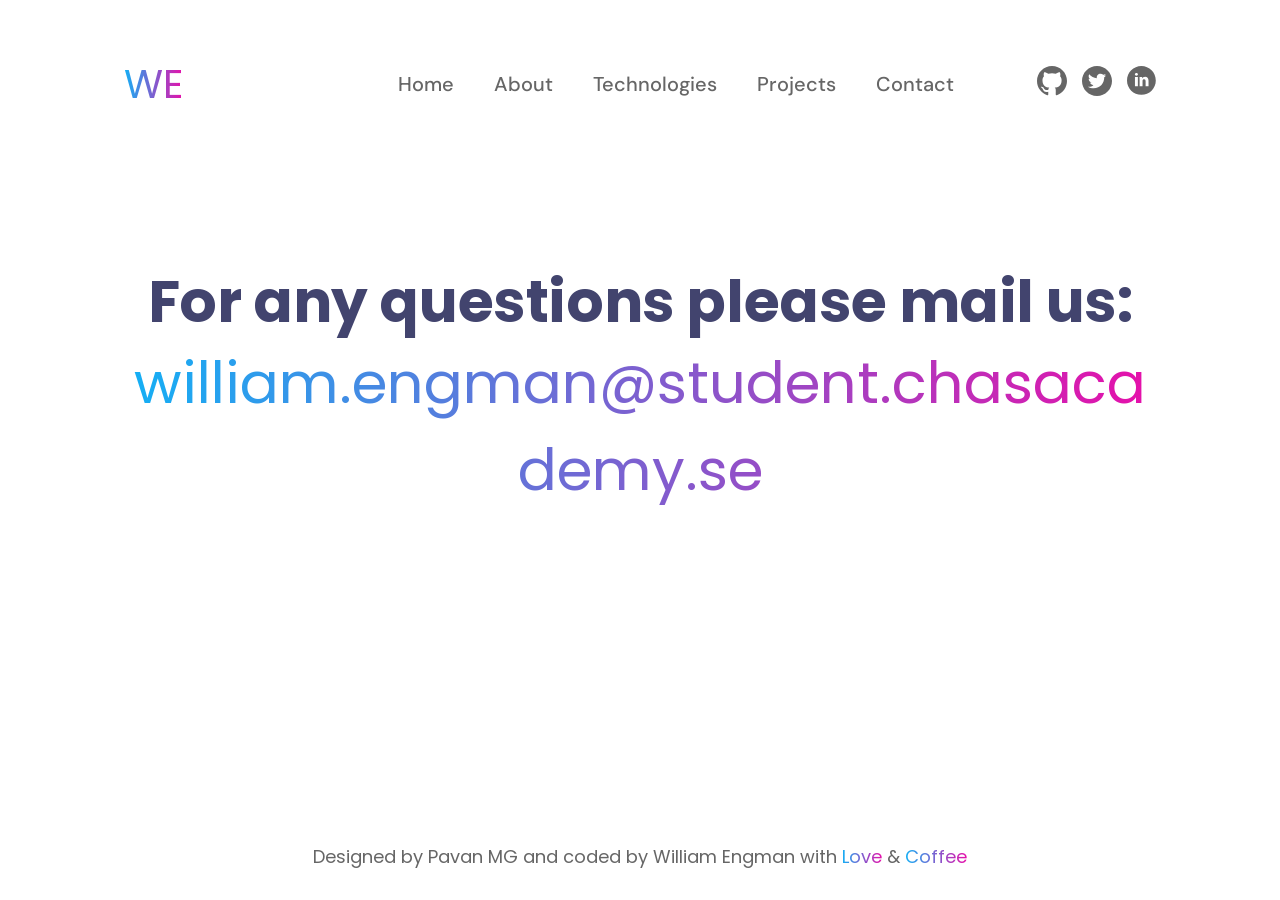
<file: pages/contact.html>
<!doctype html>
<html lang="en">
  <head>
    <meta charset="UTF-8" />
    <meta name="viewport" content="width=device-width, initial-scale=1.0" />
    <link rel="stylesheet" href="../styles/base.css" />
    <link rel="stylesheet" href="../styles/contact.css" />
    <title>Contact</title>
  </head>
  <body>
    <div class="container">
      <header>
        <a href="../index.html" class="logo">WE</a>
        <!-- Mobile -->
        <details class="mobile-menu">
          <summary>☰</summary>

          <div class="menu-content">
            <nav>
              <ul>
                <li><a href="../index.html">Home</a></li>
                <li><a href="about.html">About</a></li>
                <li><a href="technologies.html">Technologies</a></li>
                <li><a href="projects.html">Projects</a></li>
                <li><a href="contact.html">Contact</a></li>
              </ul>

              <div class="socials">
                <a href="#" aria-label="GitHub"
                  ><svg
                    width="30"
                    height="30"
                    viewBox="0 0 30 30"
                    fill="none"
                    xmlns="http://www.w3.org/2000/svg"
                    class="github-svg-nav"
                  >
                    <path
                      fill-rule="evenodd"
                      clip-rule="evenodd"
                      d="M15 0C6.7125 0 0 6.7125 0 15C0 21.6375 4.29375 27.2437 10.2563 29.2313C11.0063 29.3625 11.2875 28.9125 11.2875 28.5188C11.2875 28.1625 11.2688 26.9813 11.2688 25.725C7.5 26.4188 6.525 24.8062 6.225 23.9625C6.05625 23.5312 5.325 22.2 4.6875 21.8438C4.1625 21.5625 3.4125 20.8687 4.66875 20.85C5.85 20.8313 6.69375 21.9375 6.975 22.3875C8.325 24.6562 10.4812 24.0187 11.3438 23.625C11.475 22.65 11.8688 21.9937 12.3 21.6187C8.9625 21.2437 5.475 19.95 5.475 14.2125C5.475 12.5813 6.05625 11.2313 7.0125 10.1813C6.8625 9.80625 6.3375 8.26875 7.1625 6.20625C7.1625 6.20625 8.41875 5.8125 11.2875 7.74375C12.4875 7.40625 13.7625 7.2375 15.0375 7.2375C16.3125 7.2375 17.5875 7.40625 18.7875 7.74375C21.6562 5.79375 22.9125 6.20625 22.9125 6.20625C23.7375 8.26875 23.2125 9.80625 23.0625 10.1813C24.0188 11.2313 24.6 12.5625 24.6 14.2125C24.6 19.9688 21.0938 21.2437 17.7563 21.6187C18.3 22.0875 18.7688 22.9875 18.7688 24.3937C18.7688 26.4 18.75 28.0125 18.75 28.5188C18.75 28.9125 19.0312 29.3813 19.7812 29.2313C22.759 28.2259 25.3465 26.3121 27.1796 23.7592C29.0127 21.2063 29.9991 18.1429 30 15C30 6.7125 23.2875 0 15 0Z"
                      fill="#000000"
                    />
                  </svg>
                </a>
                <a href="#" aria-label="Twitter"
                  ><svg
                    width="30"
                    height="30"
                    viewBox="0 0 30 30"
                    fill="none"
                    xmlns="http://www.w3.org/2000/svg"
                    class="twitter-svg-nav"
                  >
                    <path
                      d="M15 0C6.71652 0 0 6.71652 0 15C0 23.2835 6.71652 30 15 30C23.2835 30 30 23.2835 30 15C30 6.71652 23.2835 0 15 0ZM22.2087 11.3069C22.2187 11.4643 22.2187 11.6283 22.2187 11.7891C22.2187 16.7042 18.4754 22.3661 11.635 22.3661C9.52567 22.3661 7.57031 21.7533 5.92299 20.6987C6.22433 20.7321 6.51228 20.7455 6.82031 20.7455C8.56138 20.7455 10.1618 20.1562 11.4375 19.1585C9.80357 19.125 8.4308 18.0536 7.96205 16.5804C8.5346 16.6641 9.05022 16.6641 9.63951 16.5134C8.79819 16.3425 8.04199 15.8855 7.49938 15.2203C6.95678 14.555 6.66123 13.7223 6.66295 12.8638V12.817C7.15513 13.0949 7.73438 13.2656 8.3404 13.2891C7.83095 12.9495 7.41314 12.4895 7.12403 11.9499C6.83493 11.4102 6.68345 10.8075 6.68304 10.1953C6.68304 9.50223 6.86384 8.86942 7.18862 8.32031C8.12244 9.46988 9.28771 10.4101 10.6087 11.0798C11.9297 11.7495 13.3768 12.1338 14.856 12.2076C14.3304 9.67969 16.2188 7.63393 18.4888 7.63393C19.5603 7.63393 20.5246 8.08259 21.2042 8.8058C22.0446 8.64844 22.8482 8.3337 23.5647 7.91183C23.2868 8.77232 22.7042 9.49888 21.9308 9.95759C22.6808 9.87723 23.404 9.66964 24.0737 9.37835C23.5681 10.1217 22.9353 10.7812 22.2087 11.3069Z"
                      fill="#000000"
                    />
                  </svg>
                </a>
                <a href="#" aria-label="LinkedIn"
                  ><svg
                    width="29"
                    height="29"
                    viewBox="0 0 29 29"
                    fill="none"
                    xmlns="http://www.w3.org/2000/svg"
                    class="linkedin-svg-nav"
                  >
                    <path
                      d="M14.4 0C6.447 0 0 6.447 0 14.4C0 22.353 6.447 28.8 14.4 28.8C22.353 28.8 28.8 22.353 28.8 14.4C28.8 6.447 22.353 0 14.4 0ZM10.875 20.3685H7.959V10.9845H10.875V20.3685ZM9.399 9.8325C8.478 9.8325 7.8825 9.18 7.8825 8.373C7.8825 7.5495 8.496 6.9165 9.4365 6.9165C10.377 6.9165 10.953 7.5495 10.971 8.373C10.971 9.18 10.377 9.8325 9.399 9.8325ZM21.525 20.3685H18.609V15.168C18.609 13.9575 18.186 13.1355 17.1315 13.1355C16.326 13.1355 15.8475 13.692 15.636 14.2275C15.558 14.418 15.5385 14.688 15.5385 14.9565V20.367H12.621V13.977C12.621 12.8055 12.5835 11.826 12.5445 10.983H15.078L15.2115 12.2865H15.27C15.654 11.6745 16.5945 10.7715 18.168 10.7715C20.0865 10.7715 21.525 12.057 21.525 14.82V20.3685Z"
                      fill="#000000"
                    />
                  </svg>
                </a>
              </div>
            </nav>
          </div>
        </details>

        <!-- Desktop -->
        <div class="desktop-menu">
          <nav>
            <ul>
              <li><a href="../index.html">Home</a></li>
              <li><a href="about.html">About</a></li>
              <li><a href="technologies.html">Technologies</a></li>
              <li><a href="projects.html">Projects</a></li>
              <li><a href="contact.html">Contact</a></li>
            </ul>
          </nav>

          <div class="socials">
            <a href="#" aria-label="GitHub"
              ><svg
                width="30"
                height="30"
                viewBox="0 0 30 30"
                fill="none"
                xmlns="http://www.w3.org/2000/svg"
                class="github-svg-nav"
              >
                <path
                  fill-rule="evenodd"
                  clip-rule="evenodd"
                  d="M15 0C6.7125 0 0 6.7125 0 15C0 21.6375 4.29375 27.2437 10.2563 29.2313C11.0063 29.3625 11.2875 28.9125 11.2875 28.5188C11.2875 28.1625 11.2688 26.9813 11.2688 25.725C7.5 26.4188 6.525 24.8062 6.225 23.9625C6.05625 23.5312 5.325 22.2 4.6875 21.8438C4.1625 21.5625 3.4125 20.8687 4.66875 20.85C5.85 20.8313 6.69375 21.9375 6.975 22.3875C8.325 24.6562 10.4812 24.0187 11.3438 23.625C11.475 22.65 11.8688 21.9937 12.3 21.6187C8.9625 21.2437 5.475 19.95 5.475 14.2125C5.475 12.5813 6.05625 11.2313 7.0125 10.1813C6.8625 9.80625 6.3375 8.26875 7.1625 6.20625C7.1625 6.20625 8.41875 5.8125 11.2875 7.74375C12.4875 7.40625 13.7625 7.2375 15.0375 7.2375C16.3125 7.2375 17.5875 7.40625 18.7875 7.74375C21.6562 5.79375 22.9125 6.20625 22.9125 6.20625C23.7375 8.26875 23.2125 9.80625 23.0625 10.1813C24.0188 11.2313 24.6 12.5625 24.6 14.2125C24.6 19.9688 21.0938 21.2437 17.7563 21.6187C18.3 22.0875 18.7688 22.9875 18.7688 24.3937C18.7688 26.4 18.75 28.0125 18.75 28.5188C18.75 28.9125 19.0312 29.3813 19.7812 29.2313C22.759 28.2259 25.3465 26.3121 27.1796 23.7592C29.0127 21.2063 29.9991 18.1429 30 15C30 6.7125 23.2875 0 15 0Z"
                  fill="#000000"
                />
              </svg>
            </a>
            <a href="#" aria-label="Twitter"
              ><svg
                width="30"
                height="30"
                viewBox="0 0 30 30"
                fill="none"
                xmlns="http://www.w3.org/2000/svg"
                class="twitter-svg-nav"
              >
                <path
                  d="M15 0C6.71652 0 0 6.71652 0 15C0 23.2835 6.71652 30 15 30C23.2835 30 30 23.2835 30 15C30 6.71652 23.2835 0 15 0ZM22.2087 11.3069C22.2187 11.4643 22.2187 11.6283 22.2187 11.7891C22.2187 16.7042 18.4754 22.3661 11.635 22.3661C9.52567 22.3661 7.57031 21.7533 5.92299 20.6987C6.22433 20.7321 6.51228 20.7455 6.82031 20.7455C8.56138 20.7455 10.1618 20.1562 11.4375 19.1585C9.80357 19.125 8.4308 18.0536 7.96205 16.5804C8.5346 16.6641 9.05022 16.6641 9.63951 16.5134C8.79819 16.3425 8.04199 15.8855 7.49938 15.2203C6.95678 14.555 6.66123 13.7223 6.66295 12.8638V12.817C7.15513 13.0949 7.73438 13.2656 8.3404 13.2891C7.83095 12.9495 7.41314 12.4895 7.12403 11.9499C6.83493 11.4102 6.68345 10.8075 6.68304 10.1953C6.68304 9.50223 6.86384 8.86942 7.18862 8.32031C8.12244 9.46988 9.28771 10.4101 10.6087 11.0798C11.9297 11.7495 13.3768 12.1338 14.856 12.2076C14.3304 9.67969 16.2188 7.63393 18.4888 7.63393C19.5603 7.63393 20.5246 8.08259 21.2042 8.8058C22.0446 8.64844 22.8482 8.3337 23.5647 7.91183C23.2868 8.77232 22.7042 9.49888 21.9308 9.95759C22.6808 9.87723 23.404 9.66964 24.0737 9.37835C23.5681 10.1217 22.9353 10.7812 22.2087 11.3069Z"
                  fill="#000000"
                />
              </svg>
            </a>
            <a href="#" aria-label="LinkedIn"
              ><svg
                width="29"
                height="29"
                viewBox="0 0 29 29"
                fill="none"
                xmlns="http://www.w3.org/2000/svg"
                class="linkedin-svg-nav"
              >
                <path
                  d="M14.4 0C6.447 0 0 6.447 0 14.4C0 22.353 6.447 28.8 14.4 28.8C22.353 28.8 28.8 22.353 28.8 14.4C28.8 6.447 22.353 0 14.4 0ZM10.875 20.3685H7.959V10.9845H10.875V20.3685ZM9.399 9.8325C8.478 9.8325 7.8825 9.18 7.8825 8.373C7.8825 7.5495 8.496 6.9165 9.4365 6.9165C10.377 6.9165 10.953 7.5495 10.971 8.373C10.971 9.18 10.377 9.8325 9.399 9.8325ZM21.525 20.3685H18.609V15.168C18.609 13.9575 18.186 13.1355 17.1315 13.1355C16.326 13.1355 15.8475 13.692 15.636 14.2275C15.558 14.418 15.5385 14.688 15.5385 14.9565V20.367H12.621V13.977C12.621 12.8055 12.5835 11.826 12.5445 10.983H15.078L15.2115 12.2865H15.27C15.654 11.6745 16.5945 10.7715 18.168 10.7715C20.0865 10.7715 21.525 12.057 21.525 14.82V20.3685Z"
                  fill="#000000"
                />
              </svg>
            </a>
          </div>
        </div>
      </header>

      <main>
        <h1 class="title-address address-mobile">
          For any questions please drop a mail
        </h1>
        <address class="address-mobile">
          <a
            href="mailto:william.engman@student.chasacademy.se"
            class="gradient"
          >
            william.engman@student.chasacademy.se
          </a>
          <p>or</p>
          <a href="tel:+123456789101" class="gradient"> +12 34567 89101 </a>
        </address>

        <h1 class="hero-title">For any questions please mail us:</h1>
        <address class="address-desktop">
          <a
            href="mailto:william.engman@student.chasacademy.se"
            class="hero-title gradient"
          >
            william.engman@student.chasacademy.se
          </a>
        </address>
      </main>
    </div>

    <footer class="site-footer">
      <p>
        Designed by Pavan MG and coded by William Engman with
        <span>Love</span> & <span>Coffee</span>
      </p>
    </footer>
  </body>
</html>
</file>
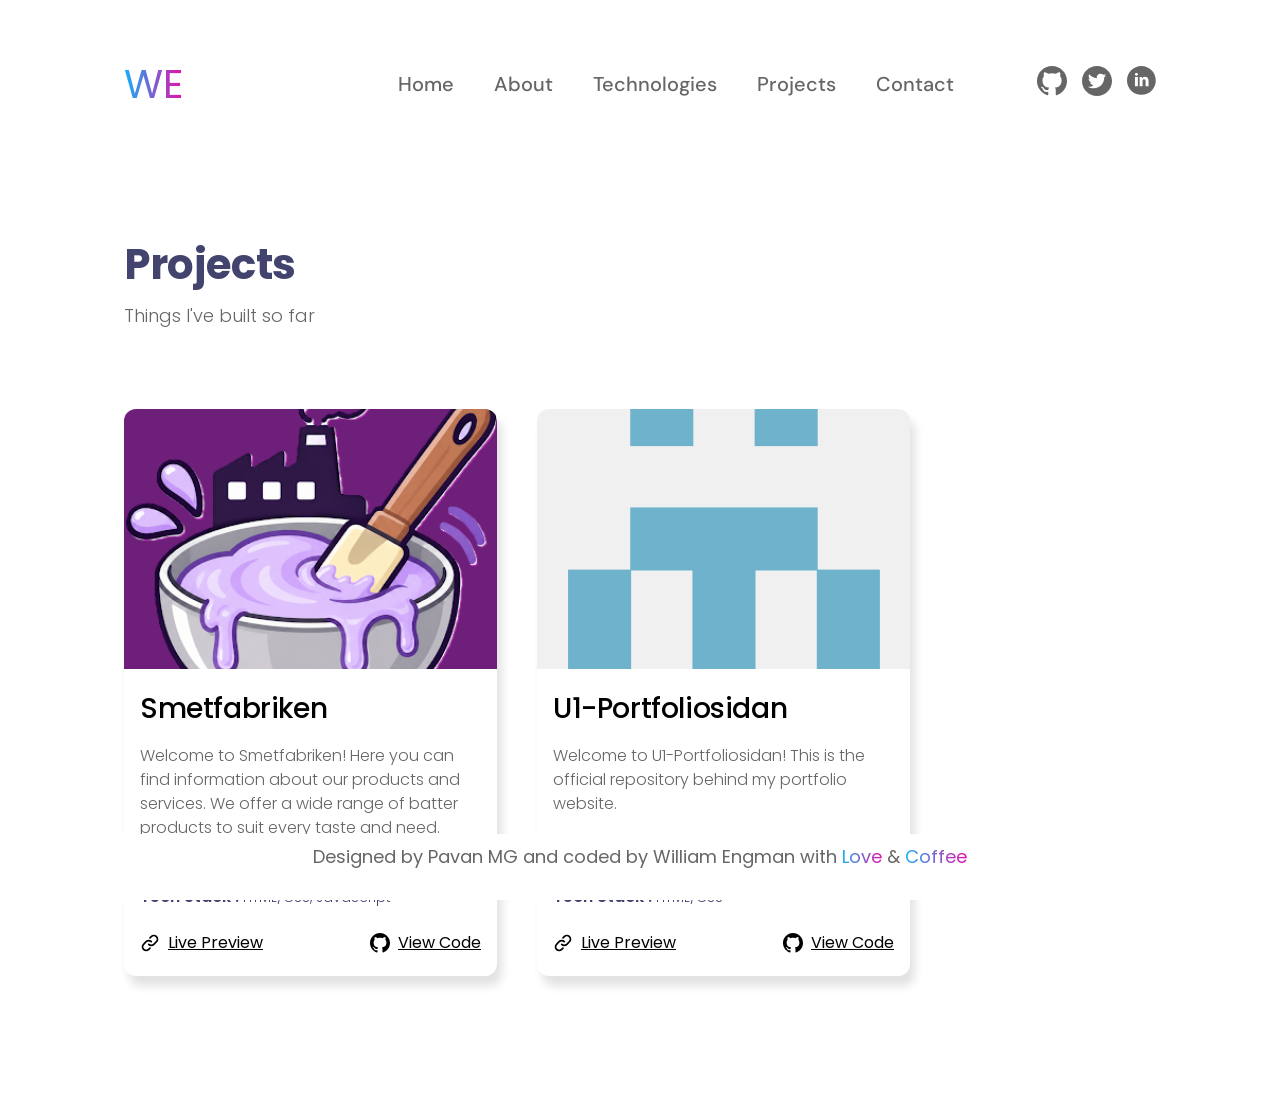
<file: pages/projects.html>
<!doctype html>
<html lang="en">
  <head>
    <meta charset="UTF-8" />
    <meta name="viewport" content="width=device-width, initial-scale=1.0" />
    <link rel="stylesheet" href="../styles/base.css" />
    <link rel="stylesheet" href="../styles/projects.css" />
    <title>Projects</title>
  </head>
  <body>
    <div class="container">
      <header>
        <a href="../index.html" class="logo">WE</a>
        <!-- Mobile -->
        <details class="mobile-menu">
          <summary>☰</summary>

          <div class="menu-content">
            <nav>
              <ul>
                <li><a href="../index.html">Home</a></li>
                <li><a href="about.html">About</a></li>
                <li><a href="technologies.html">Technologies</a></li>
                <li><a href="projects.html">Projects</a></li>
                <li><a href="contact.html">Contact</a></li>
              </ul>

              <div class="socials">
                <a href="#" aria-label="GitHub"
                  ><svg
                    width="30"
                    height="30"
                    viewBox="0 0 30 30"
                    fill="none"
                    xmlns="http://www.w3.org/2000/svg"
                    class="github-svg-nav"
                  >
                    <path
                      fill-rule="evenodd"
                      clip-rule="evenodd"
                      d="M15 0C6.7125 0 0 6.7125 0 15C0 21.6375 4.29375 27.2437 10.2563 29.2313C11.0063 29.3625 11.2875 28.9125 11.2875 28.5188C11.2875 28.1625 11.2688 26.9813 11.2688 25.725C7.5 26.4188 6.525 24.8062 6.225 23.9625C6.05625 23.5312 5.325 22.2 4.6875 21.8438C4.1625 21.5625 3.4125 20.8687 4.66875 20.85C5.85 20.8313 6.69375 21.9375 6.975 22.3875C8.325 24.6562 10.4812 24.0187 11.3438 23.625C11.475 22.65 11.8688 21.9937 12.3 21.6187C8.9625 21.2437 5.475 19.95 5.475 14.2125C5.475 12.5813 6.05625 11.2313 7.0125 10.1813C6.8625 9.80625 6.3375 8.26875 7.1625 6.20625C7.1625 6.20625 8.41875 5.8125 11.2875 7.74375C12.4875 7.40625 13.7625 7.2375 15.0375 7.2375C16.3125 7.2375 17.5875 7.40625 18.7875 7.74375C21.6562 5.79375 22.9125 6.20625 22.9125 6.20625C23.7375 8.26875 23.2125 9.80625 23.0625 10.1813C24.0188 11.2313 24.6 12.5625 24.6 14.2125C24.6 19.9688 21.0938 21.2437 17.7563 21.6187C18.3 22.0875 18.7688 22.9875 18.7688 24.3937C18.7688 26.4 18.75 28.0125 18.75 28.5188C18.75 28.9125 19.0312 29.3813 19.7812 29.2313C22.759 28.2259 25.3465 26.3121 27.1796 23.7592C29.0127 21.2063 29.9991 18.1429 30 15C30 6.7125 23.2875 0 15 0Z"
                      fill="#000000"
                    />
                  </svg>
                </a>
                <a href="#" aria-label="Twitter"
                  ><svg
                    width="30"
                    height="30"
                    viewBox="0 0 30 30"
                    fill="none"
                    xmlns="http://www.w3.org/2000/svg"
                    class="twitter-svg-nav"
                  >
                    <path
                      d="M15 0C6.71652 0 0 6.71652 0 15C0 23.2835 6.71652 30 15 30C23.2835 30 30 23.2835 30 15C30 6.71652 23.2835 0 15 0ZM22.2087 11.3069C22.2187 11.4643 22.2187 11.6283 22.2187 11.7891C22.2187 16.7042 18.4754 22.3661 11.635 22.3661C9.52567 22.3661 7.57031 21.7533 5.92299 20.6987C6.22433 20.7321 6.51228 20.7455 6.82031 20.7455C8.56138 20.7455 10.1618 20.1562 11.4375 19.1585C9.80357 19.125 8.4308 18.0536 7.96205 16.5804C8.5346 16.6641 9.05022 16.6641 9.63951 16.5134C8.79819 16.3425 8.04199 15.8855 7.49938 15.2203C6.95678 14.555 6.66123 13.7223 6.66295 12.8638V12.817C7.15513 13.0949 7.73438 13.2656 8.3404 13.2891C7.83095 12.9495 7.41314 12.4895 7.12403 11.9499C6.83493 11.4102 6.68345 10.8075 6.68304 10.1953C6.68304 9.50223 6.86384 8.86942 7.18862 8.32031C8.12244 9.46988 9.28771 10.4101 10.6087 11.0798C11.9297 11.7495 13.3768 12.1338 14.856 12.2076C14.3304 9.67969 16.2188 7.63393 18.4888 7.63393C19.5603 7.63393 20.5246 8.08259 21.2042 8.8058C22.0446 8.64844 22.8482 8.3337 23.5647 7.91183C23.2868 8.77232 22.7042 9.49888 21.9308 9.95759C22.6808 9.87723 23.404 9.66964 24.0737 9.37835C23.5681 10.1217 22.9353 10.7812 22.2087 11.3069Z"
                      fill="#000000"
                    />
                  </svg>
                </a>
                <a href="#" aria-label="LinkedIn"
                  ><svg
                    width="29"
                    height="29"
                    viewBox="0 0 29 29"
                    fill="none"
                    xmlns="http://www.w3.org/2000/svg"
                    class="linkedin-svg-nav"
                  >
                    <path
                      d="M14.4 0C6.447 0 0 6.447 0 14.4C0 22.353 6.447 28.8 14.4 28.8C22.353 28.8 28.8 22.353 28.8 14.4C28.8 6.447 22.353 0 14.4 0ZM10.875 20.3685H7.959V10.9845H10.875V20.3685ZM9.399 9.8325C8.478 9.8325 7.8825 9.18 7.8825 8.373C7.8825 7.5495 8.496 6.9165 9.4365 6.9165C10.377 6.9165 10.953 7.5495 10.971 8.373C10.971 9.18 10.377 9.8325 9.399 9.8325ZM21.525 20.3685H18.609V15.168C18.609 13.9575 18.186 13.1355 17.1315 13.1355C16.326 13.1355 15.8475 13.692 15.636 14.2275C15.558 14.418 15.5385 14.688 15.5385 14.9565V20.367H12.621V13.977C12.621 12.8055 12.5835 11.826 12.5445 10.983H15.078L15.2115 12.2865H15.27C15.654 11.6745 16.5945 10.7715 18.168 10.7715C20.0865 10.7715 21.525 12.057 21.525 14.82V20.3685Z"
                      fill="#000000"
                    />
                  </svg>
                </a>
              </div>
            </nav>
          </div>
        </details>

        <!-- Desktop -->
        <div class="desktop-menu">
          <nav>
            <ul>
              <li><a href="../index.html">Home</a></li>
              <li><a href="about.html">About</a></li>
              <li><a href="technologies.html">Technologies</a></li>
              <li><a href="projects.html">Projects</a></li>
              <li><a href="contact.html">Contact</a></li>
            </ul>
          </nav>

          <div class="socials">
            <a href="#" aria-label="GitHub"
              ><svg
                width="30"
                height="30"
                viewBox="0 0 30 30"
                fill="none"
                xmlns="http://www.w3.org/2000/svg"
              >
                <path
                  fill-rule="evenodd"
                  clip-rule="evenodd"
                  d="M15 0C6.7125 0 0 6.7125 0 15C0 21.6375 4.29375 27.2437 10.2563 29.2313C11.0063 29.3625 11.2875 28.9125 11.2875 28.5188C11.2875 28.1625 11.2688 26.9813 11.2688 25.725C7.5 26.4188 6.525 24.8062 6.225 23.9625C6.05625 23.5312 5.325 22.2 4.6875 21.8438C4.1625 21.5625 3.4125 20.8687 4.66875 20.85C5.85 20.8313 6.69375 21.9375 6.975 22.3875C8.325 24.6562 10.4812 24.0187 11.3438 23.625C11.475 22.65 11.8688 21.9937 12.3 21.6187C8.9625 21.2437 5.475 19.95 5.475 14.2125C5.475 12.5813 6.05625 11.2313 7.0125 10.1813C6.8625 9.80625 6.3375 8.26875 7.1625 6.20625C7.1625 6.20625 8.41875 5.8125 11.2875 7.74375C12.4875 7.40625 13.7625 7.2375 15.0375 7.2375C16.3125 7.2375 17.5875 7.40625 18.7875 7.74375C21.6562 5.79375 22.9125 6.20625 22.9125 6.20625C23.7375 8.26875 23.2125 9.80625 23.0625 10.1813C24.0188 11.2313 24.6 12.5625 24.6 14.2125C24.6 19.9688 21.0938 21.2437 17.7563 21.6187C18.3 22.0875 18.7688 22.9875 18.7688 24.3937C18.7688 26.4 18.75 28.0125 18.75 28.5188C18.75 28.9125 19.0312 29.3813 19.7812 29.2313C22.759 28.2259 25.3465 26.3121 27.1796 23.7592C29.0127 21.2063 29.9991 18.1429 30 15C30 6.7125 23.2875 0 15 0Z"
                  fill="#000000"
                />
              </svg>
            </a>
            <a href="#" aria-label="Twitter"
              ><svg
                width="30"
                height="30"
                viewBox="0 0 30 30"
                fill="none"
                xmlns="http://www.w3.org/2000/svg"
              >
                <path
                  d="M15 0C6.71652 0 0 6.71652 0 15C0 23.2835 6.71652 30 15 30C23.2835 30 30 23.2835 30 15C30 6.71652 23.2835 0 15 0ZM22.2087 11.3069C22.2187 11.4643 22.2187 11.6283 22.2187 11.7891C22.2187 16.7042 18.4754 22.3661 11.635 22.3661C9.52567 22.3661 7.57031 21.7533 5.92299 20.6987C6.22433 20.7321 6.51228 20.7455 6.82031 20.7455C8.56138 20.7455 10.1618 20.1562 11.4375 19.1585C9.80357 19.125 8.4308 18.0536 7.96205 16.5804C8.5346 16.6641 9.05022 16.6641 9.63951 16.5134C8.79819 16.3425 8.04199 15.8855 7.49938 15.2203C6.95678 14.555 6.66123 13.7223 6.66295 12.8638V12.817C7.15513 13.0949 7.73438 13.2656 8.3404 13.2891C7.83095 12.9495 7.41314 12.4895 7.12403 11.9499C6.83493 11.4102 6.68345 10.8075 6.68304 10.1953C6.68304 9.50223 6.86384 8.86942 7.18862 8.32031C8.12244 9.46988 9.28771 10.4101 10.6087 11.0798C11.9297 11.7495 13.3768 12.1338 14.856 12.2076C14.3304 9.67969 16.2188 7.63393 18.4888 7.63393C19.5603 7.63393 20.5246 8.08259 21.2042 8.8058C22.0446 8.64844 22.8482 8.3337 23.5647 7.91183C23.2868 8.77232 22.7042 9.49888 21.9308 9.95759C22.6808 9.87723 23.404 9.66964 24.0737 9.37835C23.5681 10.1217 22.9353 10.7812 22.2087 11.3069Z"
                  fill="#000000"
                />
              </svg>
            </a>
            <a href="#" aria-label="LinkedIn"
              ><svg
                width="29"
                height="29"
                viewBox="0 0 29 29"
                fill="none"
                xmlns="http://www.w3.org/2000/svg"
              >
                <path
                  d="M14.4 0C6.447 0 0 6.447 0 14.4C0 22.353 6.447 28.8 14.4 28.8C22.353 28.8 28.8 22.353 28.8 14.4C28.8 6.447 22.353 0 14.4 0ZM10.875 20.3685H7.959V10.9845H10.875V20.3685ZM9.399 9.8325C8.478 9.8325 7.8825 9.18 7.8825 8.373C7.8825 7.5495 8.496 6.9165 9.4365 6.9165C10.377 6.9165 10.953 7.5495 10.971 8.373C10.971 9.18 10.377 9.8325 9.399 9.8325ZM21.525 20.3685H18.609V15.168C18.609 13.9575 18.186 13.1355 17.1315 13.1355C16.326 13.1355 15.8475 13.692 15.636 14.2275C15.558 14.418 15.5385 14.688 15.5385 14.9565V20.367H12.621V13.977C12.621 12.8055 12.5835 11.826 12.5445 10.983H15.078L15.2115 12.2865H15.27C15.654 11.6745 16.5945 10.7715 18.168 10.7715C20.0865 10.7715 21.525 12.057 21.525 14.82V20.3685Z"
                  fill="#000000"
                />
              </svg>
            </a>
          </div>
        </div>
      </header>

      <main>
        <section class="projects">
          <h1 class="title-h1">Projects</h1>
          <p class="text-below-h1">Things I've built so far</p>

          <div class="project-grid">
            <article class="project-card">
              <img
                src="../images/smetfabriken.png"
                class="card-logo"
                alt="Graphic illustration of purple batter being stirred with a spatula in a bowl in front of a factory"
              />

              <div class="info">
                <h2>Smetfabriken</h2>

                <p class="description">
                  Welcome to Smetfabriken! Here you can find information about
                  our products and services. We offer a wide range of batter
                  products to suit every taste and need. Explore our website to
                  learn more about our offerings and how to place an order. You
                  provide the ingredients, and we handle the rest! Your vision,
                  our batter!
                </p>

                <p class="tech-stack">
                  <strong>Tech Stack : </strong>HTML/CSS, JavaScript
                </p>

                <div class="links">
                  <a
                    href="https://chasacademy-william-engman.github.io/Smetfabriken/"
                    target="_blank"
                    ><svg
                      width="20"
                      height="20"
                      viewBox="0 0 20 20"
                      fill="none"
                      xmlns="http://www.w3.org/2000/svg"
                      class="link-svg icon-invert"
                    >
                      <path
                        d="M11.2867 8.71306C10.6041 8.03075 9.67846 7.64746 8.71334 7.64746C7.74821 7.64746 6.82259 8.03075 6.14 8.71306L3.56584 11.2864C2.88324 11.969 2.49976 12.8948 2.49976 13.8601C2.49976 14.8255 2.88324 15.7513 3.56584 16.4339C4.24844 17.1165 5.17424 17.5 6.13959 17.5C7.10493 17.5 8.03074 17.1165 8.71334 16.4339L10 15.1472"
                        stroke="black"
                        stroke-width="1.66667"
                        stroke-linecap="round"
                        stroke-linejoin="round"
                      />
                      <path
                        d="M8.71332 11.2864C9.39591 11.9687 10.3215 12.352 11.2867 12.352C12.2518 12.352 13.1774 11.9687 13.86 11.2864L16.4342 8.71309C17.1168 8.03049 17.5002 7.10469 17.5002 6.13934C17.5002 5.174 17.1168 4.24819 16.4342 3.56559C15.7516 2.88299 14.8257 2.49951 13.8604 2.49951C12.8951 2.49951 11.9693 2.88299 11.2867 3.56559L9.99998 4.85226"
                        stroke="black"
                        stroke-width="1.66667"
                        stroke-linecap="round"
                        stroke-linejoin="round"
                      />
                    </svg>
                    Live Preview</a
                  >
                  <a
                    href="https://github.com/chasacademy-william-engman/Smetfabriken"
                    target="_blank"
                    ><svg
                      width="20"
                      height="20"
                      viewBox="0 0 20 20"
                      fill="none"
                      xmlns="http://www.w3.org/2000/svg"
                      class="github-svg icon-invert"
                    >
                      <g clip-path="url(#clip0_21_231)">
                        <path
                          fill-rule="evenodd"
                          clip-rule="evenodd"
                          d="M10 0C4.475 0 0 4.475 0 10C0 14.425 2.8625 18.1625 6.8375 19.4875C7.3375 19.575 7.525 19.275 7.525 19.0125C7.525 18.775 7.5125 17.9875 7.5125 17.15C5 17.6125 4.35 16.5375 4.15 15.975C4.0375 15.6875 3.55 14.8 3.125 14.5625C2.775 14.375 2.275 13.9125 3.1125 13.9C3.9 13.8875 4.4625 14.625 4.65 14.925C5.55 16.4375 6.9875 16.0125 7.5625 15.75C7.65 15.1 7.9125 14.6625 8.2 14.4125C5.975 14.1625 3.65 13.3 3.65 9.475C3.65 8.3875 4.0375 7.4875 4.675 6.7875C4.575 6.5375 4.225 5.5125 4.775 4.1375C4.775 4.1375 5.6125 3.875 7.525 5.1625C8.325 4.9375 9.175 4.825 10.025 4.825C10.875 4.825 11.725 4.9375 12.525 5.1625C14.4375 3.8625 15.275 4.1375 15.275 4.1375C15.825 5.5125 15.475 6.5375 15.375 6.7875C16.0125 7.4875 16.4 8.375 16.4 9.475C16.4 13.3125 14.0625 14.1625 11.8375 14.4125C12.2 14.725 12.5125 15.325 12.5125 16.2625C12.5125 17.6 12.5 18.675 12.5 19.0125C12.5 19.275 12.6875 19.5875 13.1875 19.4875C15.1726 18.8173 16.8976 17.5414 18.1197 15.8395C19.3418 14.1375 19.9994 12.0952 20 10C20 4.475 15.525 0 10 0Z"
                          fill="black"
                        />
                      </g>
                      <defs>
                        <clipPath id="clip0_21_231">
                          <rect width="20" height="20" fill="white" />
                        </clipPath>
                      </defs>
                    </svg>
                    View Code</a
                  >
                </div>
              </div>
            </article>

            <article class="project-card">
              <img
                src="../images/william-github.png"
                class="card-logo"
                alt="Blue and white geometric pixel art"
              />

              <div class="info">
                <h2>U1-Portfoliosidan</h2>

                <p class="description">
                  Welcome to U1-Portfoliosidan! This is the official repository
                  behind my portfolio website.
                </p>

                <p class="tech-stack"><strong>Tech Stack : </strong>HTML/CSS</p>

                <div class="links">
                  <a
                    href="https://chasacademy-william-engman.github.io/U1-Portfoliosidan/index.html"
                    target="_blank"
                    ><svg
                      width="20"
                      height="20"
                      viewBox="0 0 20 20"
                      fill="none"
                      xmlns="http://www.w3.org/2000/svg"
                      class="link-svg icon-invert"
                    >
                      <path
                        d="M11.2867 8.71306C10.6041 8.03075 9.67846 7.64746 8.71334 7.64746C7.74821 7.64746 6.82259 8.03075 6.14 8.71306L3.56584 11.2864C2.88324 11.969 2.49976 12.8948 2.49976 13.8601C2.49976 14.8255 2.88324 15.7513 3.56584 16.4339C4.24844 17.1165 5.17424 17.5 6.13959 17.5C7.10493 17.5 8.03074 17.1165 8.71334 16.4339L10 15.1472"
                        stroke="black"
                        stroke-width="1.66667"
                        stroke-linecap="round"
                        stroke-linejoin="round"
                      />
                      <path
                        d="M8.71332 11.2864C9.39591 11.9687 10.3215 12.352 11.2867 12.352C12.2518 12.352 13.1774 11.9687 13.86 11.2864L16.4342 8.71309C17.1168 8.03049 17.5002 7.10469 17.5002 6.13934C17.5002 5.174 17.1168 4.24819 16.4342 3.56559C15.7516 2.88299 14.8257 2.49951 13.8604 2.49951C12.8951 2.49951 11.9693 2.88299 11.2867 3.56559L9.99998 4.85226"
                        stroke="black"
                        stroke-width="1.66667"
                        stroke-linecap="round"
                        stroke-linejoin="round"
                      />
                    </svg>
                    Live Preview
                  </a>
                  <a
                    href="https://github.com/chasacademy-william-engman/U1-Portfoliosidan"
                    target="_blank"
                    ><svg
                      width="20"
                      height="20"
                      viewBox="0 0 20 20"
                      fill="none"
                      xmlns="http://www.w3.org/2000/svg"
                      class="github-svg icon-invert"
                    >
                      <g clip-path="url(#clip0_21_232)">
                        <path
                          fill-rule="evenodd"
                          clip-rule="evenodd"
                          d="M10 0C4.475 0 0 4.475 0 10C0 14.425 2.8625 18.1625 6.8375 19.4875C7.3375 19.575 7.525 19.275 7.525 19.0125C7.525 18.775 7.5125 17.9875 7.5125 17.15C5 17.6125 4.35 16.5375 4.15 15.975C4.0375 15.6875 3.55 14.8 3.125 14.5625C2.775 14.375 2.275 13.9125 3.1125 13.9C3.9 13.8875 4.4625 14.625 4.65 14.925C5.55 16.4375 6.9875 16.0125 7.5625 15.75C7.65 15.1 7.9125 14.6625 8.2 14.4125C5.975 14.1625 3.65 13.3 3.65 9.475C3.65 8.3875 4.0375 7.4875 4.675 6.7875C4.575 6.5375 4.225 5.5125 4.775 4.1375C4.775 4.1375 5.6125 3.875 7.525 5.1625C8.325 4.9375 9.175 4.825 10.025 4.825C10.875 4.825 11.725 4.9375 12.525 5.1625C14.4375 3.8625 15.275 4.1375 15.275 4.1375C15.825 5.5125 15.475 6.5375 15.375 6.7875C16.0125 7.4875 16.4 8.375 16.4 9.475C16.4 13.3125 14.0625 14.1625 11.8375 14.4125C12.2 14.725 12.5125 15.325 12.5125 16.2625C12.5125 17.6 12.5 18.675 12.5 19.0125C12.5 19.275 12.6875 19.5875 13.1875 19.4875C15.1726 18.8173 16.8976 17.5414 18.1197 15.8395C19.3418 14.1375 19.9994 12.0952 20 10C20 4.475 15.525 0 10 0Z"
                          fill="black"
                        />
                      </g>
                      <defs>
                        <clipPath id="clip0_21_232">
                          <rect width="20" height="20" fill="white" />
                        </clipPath>
                      </defs>
                    </svg>
                    View Code</a
                  >
                </div>
              </div>
            </article>
          </div>
        </section>
      </main>
    </div>

    <footer class="site-footer">
      <p>
        Designed by Pavan MG and coded by William Engman with
        <span>Love</span> & <span>Coffee</span>
      </p>
    </footer>
  </body>
</html>
</file>
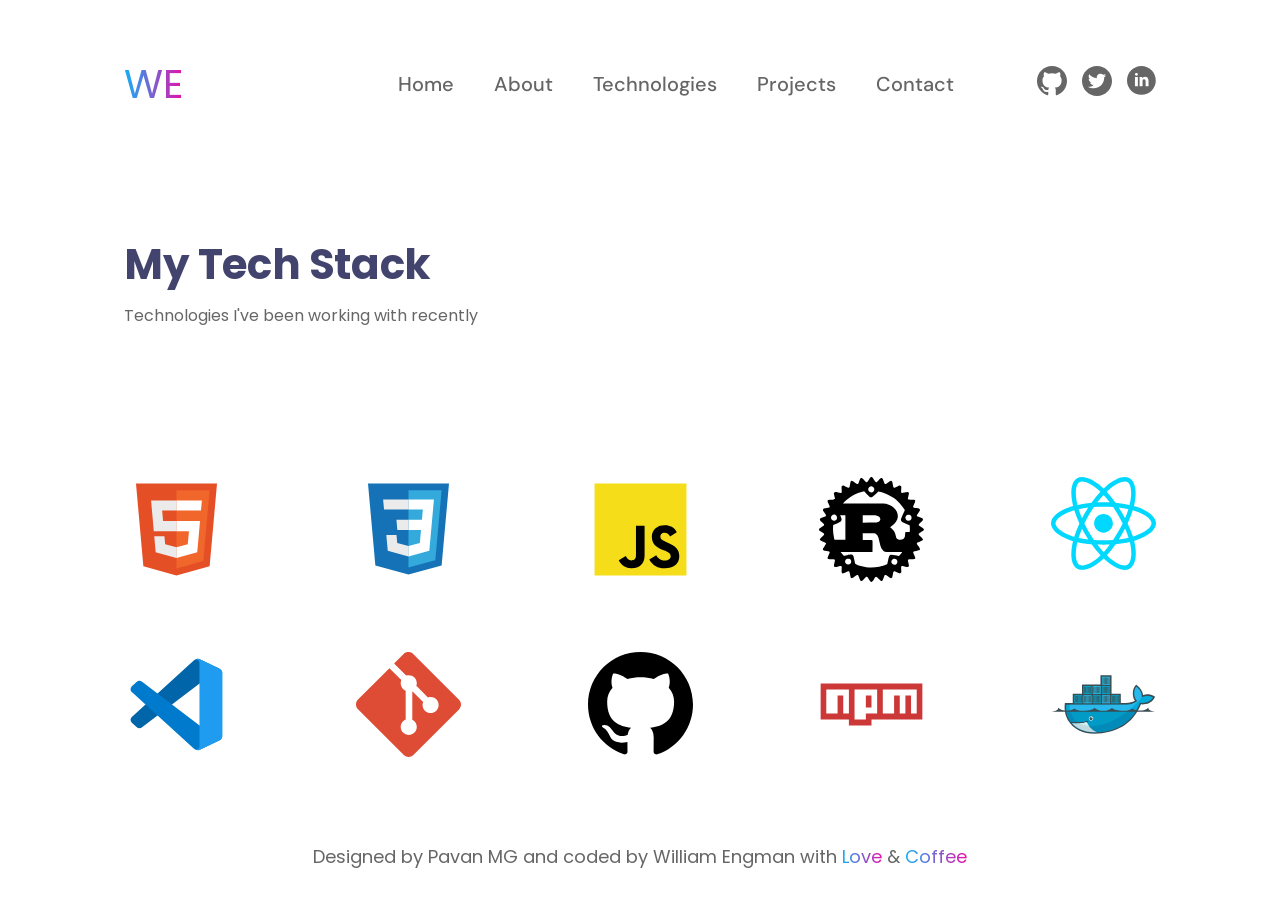
<file: pages/technologies.html>
<!doctype html>
<html lang="en">
  <head>
    <meta charset="UTF-8" />
    <meta name="viewport" content="width=device-width, initial-scale=1.0" />
    <link rel="stylesheet" href="../styles/base.css" />
    <link rel="stylesheet" href="../styles/technologies.css" />
    <title>Technologies</title>
  </head>
  <body>
    <div class="container">
      <header>
        <a href="../index.html" class="logo">WE</a>
        <!-- Mobile -->
        <details class="mobile-menu">
          <summary>☰</summary>

          <div class="menu-content">
            <nav>
              <ul>
                <li><a href="../index.html">Home</a></li>
                <li><a href="about.html">About</a></li>
                <li><a href="technologies.html">Technologies</a></li>
                <li><a href="projects.html">Projects</a></li>
                <li><a href="contact.html">Contact</a></li>
              </ul>

              <div class="socials">
                <a href="#" aria-label="GitHub"
                  ><svg
                    width="30"
                    height="30"
                    viewBox="0 0 30 30"
                    fill="none"
                    xmlns="http://www.w3.org/2000/svg"
                    class="github-svg-nav"
                  >
                    <path
                      fill-rule="evenodd"
                      clip-rule="evenodd"
                      d="M15 0C6.7125 0 0 6.7125 0 15C0 21.6375 4.29375 27.2437 10.2563 29.2313C11.0063 29.3625 11.2875 28.9125 11.2875 28.5188C11.2875 28.1625 11.2688 26.9813 11.2688 25.725C7.5 26.4188 6.525 24.8062 6.225 23.9625C6.05625 23.5312 5.325 22.2 4.6875 21.8438C4.1625 21.5625 3.4125 20.8687 4.66875 20.85C5.85 20.8313 6.69375 21.9375 6.975 22.3875C8.325 24.6562 10.4812 24.0187 11.3438 23.625C11.475 22.65 11.8688 21.9937 12.3 21.6187C8.9625 21.2437 5.475 19.95 5.475 14.2125C5.475 12.5813 6.05625 11.2313 7.0125 10.1813C6.8625 9.80625 6.3375 8.26875 7.1625 6.20625C7.1625 6.20625 8.41875 5.8125 11.2875 7.74375C12.4875 7.40625 13.7625 7.2375 15.0375 7.2375C16.3125 7.2375 17.5875 7.40625 18.7875 7.74375C21.6562 5.79375 22.9125 6.20625 22.9125 6.20625C23.7375 8.26875 23.2125 9.80625 23.0625 10.1813C24.0188 11.2313 24.6 12.5625 24.6 14.2125C24.6 19.9688 21.0938 21.2437 17.7563 21.6187C18.3 22.0875 18.7688 22.9875 18.7688 24.3937C18.7688 26.4 18.75 28.0125 18.75 28.5188C18.75 28.9125 19.0312 29.3813 19.7812 29.2313C22.759 28.2259 25.3465 26.3121 27.1796 23.7592C29.0127 21.2063 29.9991 18.1429 30 15C30 6.7125 23.2875 0 15 0Z"
                      fill="#000000"
                    />
                  </svg>
                </a>
                <a href="#" aria-label="Twitter"
                  ><svg
                    width="30"
                    height="30"
                    viewBox="0 0 30 30"
                    fill="none"
                    xmlns="http://www.w3.org/2000/svg"
                    class="twitter-svg-nav"
                  >
                    <path
                      d="M15 0C6.71652 0 0 6.71652 0 15C0 23.2835 6.71652 30 15 30C23.2835 30 30 23.2835 30 15C30 6.71652 23.2835 0 15 0ZM22.2087 11.3069C22.2187 11.4643 22.2187 11.6283 22.2187 11.7891C22.2187 16.7042 18.4754 22.3661 11.635 22.3661C9.52567 22.3661 7.57031 21.7533 5.92299 20.6987C6.22433 20.7321 6.51228 20.7455 6.82031 20.7455C8.56138 20.7455 10.1618 20.1562 11.4375 19.1585C9.80357 19.125 8.4308 18.0536 7.96205 16.5804C8.5346 16.6641 9.05022 16.6641 9.63951 16.5134C8.79819 16.3425 8.04199 15.8855 7.49938 15.2203C6.95678 14.555 6.66123 13.7223 6.66295 12.8638V12.817C7.15513 13.0949 7.73438 13.2656 8.3404 13.2891C7.83095 12.9495 7.41314 12.4895 7.12403 11.9499C6.83493 11.4102 6.68345 10.8075 6.68304 10.1953C6.68304 9.50223 6.86384 8.86942 7.18862 8.32031C8.12244 9.46988 9.28771 10.4101 10.6087 11.0798C11.9297 11.7495 13.3768 12.1338 14.856 12.2076C14.3304 9.67969 16.2188 7.63393 18.4888 7.63393C19.5603 7.63393 20.5246 8.08259 21.2042 8.8058C22.0446 8.64844 22.8482 8.3337 23.5647 7.91183C23.2868 8.77232 22.7042 9.49888 21.9308 9.95759C22.6808 9.87723 23.404 9.66964 24.0737 9.37835C23.5681 10.1217 22.9353 10.7812 22.2087 11.3069Z"
                      fill="#000000"
                    />
                  </svg>
                </a>
                <a href="#" aria-label="LinkedIn"
                  ><svg
                    width="29"
                    height="29"
                    viewBox="0 0 29 29"
                    fill="none"
                    xmlns="http://www.w3.org/2000/svg"
                    class="linkedin-svg-nav"
                  >
                    <path
                      d="M14.4 0C6.447 0 0 6.447 0 14.4C0 22.353 6.447 28.8 14.4 28.8C22.353 28.8 28.8 22.353 28.8 14.4C28.8 6.447 22.353 0 14.4 0ZM10.875 20.3685H7.959V10.9845H10.875V20.3685ZM9.399 9.8325C8.478 9.8325 7.8825 9.18 7.8825 8.373C7.8825 7.5495 8.496 6.9165 9.4365 6.9165C10.377 6.9165 10.953 7.5495 10.971 8.373C10.971 9.18 10.377 9.8325 9.399 9.8325ZM21.525 20.3685H18.609V15.168C18.609 13.9575 18.186 13.1355 17.1315 13.1355C16.326 13.1355 15.8475 13.692 15.636 14.2275C15.558 14.418 15.5385 14.688 15.5385 14.9565V20.367H12.621V13.977C12.621 12.8055 12.5835 11.826 12.5445 10.983H15.078L15.2115 12.2865H15.27C15.654 11.6745 16.5945 10.7715 18.168 10.7715C20.0865 10.7715 21.525 12.057 21.525 14.82V20.3685Z"
                      fill="#000000"
                    />
                  </svg>
                </a>
              </div>
            </nav>
          </div>
        </details>

        <!-- Desktop -->
        <div class="desktop-menu">
          <nav>
            <ul>
              <li><a href="../index.html">Home</a></li>
              <li><a href="about.html">About</a></li>
              <li><a href="technologies.html">Technologies</a></li>
              <li><a href="projects.html">Projects</a></li>
              <li><a href="contact.html">Contact</a></li>
            </ul>
          </nav>

          <div class="socials">
            <a href="#" aria-label="GitHub"
              ><svg
                width="30"
                height="30"
                viewBox="0 0 30 30"
                fill="none"
                xmlns="http://www.w3.org/2000/svg"
                class="github-svg-nav"
              >
                <path
                  fill-rule="evenodd"
                  clip-rule="evenodd"
                  d="M15 0C6.7125 0 0 6.7125 0 15C0 21.6375 4.29375 27.2437 10.2563 29.2313C11.0063 29.3625 11.2875 28.9125 11.2875 28.5188C11.2875 28.1625 11.2688 26.9813 11.2688 25.725C7.5 26.4188 6.525 24.8062 6.225 23.9625C6.05625 23.5312 5.325 22.2 4.6875 21.8438C4.1625 21.5625 3.4125 20.8687 4.66875 20.85C5.85 20.8313 6.69375 21.9375 6.975 22.3875C8.325 24.6562 10.4812 24.0187 11.3438 23.625C11.475 22.65 11.8688 21.9937 12.3 21.6187C8.9625 21.2437 5.475 19.95 5.475 14.2125C5.475 12.5813 6.05625 11.2313 7.0125 10.1813C6.8625 9.80625 6.3375 8.26875 7.1625 6.20625C7.1625 6.20625 8.41875 5.8125 11.2875 7.74375C12.4875 7.40625 13.7625 7.2375 15.0375 7.2375C16.3125 7.2375 17.5875 7.40625 18.7875 7.74375C21.6562 5.79375 22.9125 6.20625 22.9125 6.20625C23.7375 8.26875 23.2125 9.80625 23.0625 10.1813C24.0188 11.2313 24.6 12.5625 24.6 14.2125C24.6 19.9688 21.0938 21.2437 17.7563 21.6187C18.3 22.0875 18.7688 22.9875 18.7688 24.3937C18.7688 26.4 18.75 28.0125 18.75 28.5188C18.75 28.9125 19.0312 29.3813 19.7812 29.2313C22.759 28.2259 25.3465 26.3121 27.1796 23.7592C29.0127 21.2063 29.9991 18.1429 30 15C30 6.7125 23.2875 0 15 0Z"
                  fill="#000000"
                />
              </svg>
            </a>
            <a href="#" aria-label="Twitter"
              ><svg
                width="30"
                height="30"
                viewBox="0 0 30 30"
                fill="none"
                xmlns="http://www.w3.org/2000/svg"
                class="twitter-svg-nav"
              >
                <path
                  d="M15 0C6.71652 0 0 6.71652 0 15C0 23.2835 6.71652 30 15 30C23.2835 30 30 23.2835 30 15C30 6.71652 23.2835 0 15 0ZM22.2087 11.3069C22.2187 11.4643 22.2187 11.6283 22.2187 11.7891C22.2187 16.7042 18.4754 22.3661 11.635 22.3661C9.52567 22.3661 7.57031 21.7533 5.92299 20.6987C6.22433 20.7321 6.51228 20.7455 6.82031 20.7455C8.56138 20.7455 10.1618 20.1562 11.4375 19.1585C9.80357 19.125 8.4308 18.0536 7.96205 16.5804C8.5346 16.6641 9.05022 16.6641 9.63951 16.5134C8.79819 16.3425 8.04199 15.8855 7.49938 15.2203C6.95678 14.555 6.66123 13.7223 6.66295 12.8638V12.817C7.15513 13.0949 7.73438 13.2656 8.3404 13.2891C7.83095 12.9495 7.41314 12.4895 7.12403 11.9499C6.83493 11.4102 6.68345 10.8075 6.68304 10.1953C6.68304 9.50223 6.86384 8.86942 7.18862 8.32031C8.12244 9.46988 9.28771 10.4101 10.6087 11.0798C11.9297 11.7495 13.3768 12.1338 14.856 12.2076C14.3304 9.67969 16.2188 7.63393 18.4888 7.63393C19.5603 7.63393 20.5246 8.08259 21.2042 8.8058C22.0446 8.64844 22.8482 8.3337 23.5647 7.91183C23.2868 8.77232 22.7042 9.49888 21.9308 9.95759C22.6808 9.87723 23.404 9.66964 24.0737 9.37835C23.5681 10.1217 22.9353 10.7812 22.2087 11.3069Z"
                  fill="#000000"
                />
              </svg>
            </a>
            <a href="#" aria-label="LinkedIn"
              ><svg
                width="29"
                height="29"
                viewBox="0 0 29 29"
                fill="none"
                xmlns="http://www.w3.org/2000/svg"
                class="linkedin-svg-nav"
              >
                <path
                  d="M14.4 0C6.447 0 0 6.447 0 14.4C0 22.353 6.447 28.8 14.4 28.8C22.353 28.8 28.8 22.353 28.8 14.4C28.8 6.447 22.353 0 14.4 0ZM10.875 20.3685H7.959V10.9845H10.875V20.3685ZM9.399 9.8325C8.478 9.8325 7.8825 9.18 7.8825 8.373C7.8825 7.5495 8.496 6.9165 9.4365 6.9165C10.377 6.9165 10.953 7.5495 10.971 8.373C10.971 9.18 10.377 9.8325 9.399 9.8325ZM21.525 20.3685H18.609V15.168C18.609 13.9575 18.186 13.1355 17.1315 13.1355C16.326 13.1355 15.8475 13.692 15.636 14.2275C15.558 14.418 15.5385 14.688 15.5385 14.9565V20.367H12.621V13.977C12.621 12.8055 12.5835 11.826 12.5445 10.983H15.078L15.2115 12.2865H15.27C15.654 11.6745 16.5945 10.7715 18.168 10.7715C20.0865 10.7715 21.525 12.057 21.525 14.82V20.3685Z"
                  fill="#000000"
                />
              </svg>
            </a>
          </div>
        </div>
      </header>

      <main>
        <!-- Mobile -->
        <section class="mobile">
          <h1 class="title-h1 mobile-title">Tech Stack</h1>
          <p>Technologies I've been working with recently</p>

          <div class="tech-grid">
            <img src="../svg/tech/html.svg" alt="HTML5" />
            <img src="../svg/tech/css.svg" alt="CSS3" />
            <img src="../svg/tech/js.svg" alt="JavaScript" />
            <img class="icon-invert" src="../svg/tech/rust.svg" alt="Rust" />
            <img src="../svg/tech/react.svg" alt="React" />
          </div>

          <h2 class="title">Tools</h2>

          <div class="tech-grid">
            <img src="../svg/tech/vs.svg" alt="Visual Studio Code" />
            <img src="../svg/tech/git.svg" alt="Git" />
            <img
              class="icon-invert"
              src="../svg/tech/github.svg"
              alt="Github"
            />
            <img src="../svg/tech/npm.svg" alt="Npm" />
            <img src="../svg/tech/docker.svg" alt="Docker" />
          </div>
        </section>

        <!-- Desktop -->
        <section class="desktop">
          <!-- Mobile Title -->
          <div class="title-section">
            <h1 class="title desktop-title">My Tech Stack</h1>
            <p class="text-below-h1">
              Technologies I've been working with recently
            </p>
          </div>

          <div class="tech-grid">
            <img src="../svg/tech/html.svg" alt="HTML5" />
            <img src="../svg/tech/css.svg" alt="CSS3" />
            <img src="../svg/tech/js.svg" alt="JavaScript" />
            <img src="../svg/tech/rust.svg" alt="Rust" class="icon-invert" />
            <img src="../svg/tech/react.svg" alt="React" />
            <img src="../svg/tech/vs.svg" alt="Visual Studio Code" />
            <img src="../svg/tech/git.svg" alt="Git" />
            <img
              src="../svg/tech/github.svg"
              alt="Github"
              class="icon-invert"
            />
            <img src="../svg/tech/npm.svg" alt="Npm" />
            <img src="../svg/tech/docker.svg" alt="Docker" />
          </div>
        </section>
      </main>
    </div>

    <footer class="site-footer">
      <p>
        Designed by Pavan MG and coded by William Engman with
        <span>Love</span> & <span>Coffee</span>
      </p>
    </footer>
  </body>
</html>
</file>
<file: styles/base.css>
@import url("https://fonts.googleapis.com/css2?family=Poppins:wght@400;500;600;700&display=swap");
@import url("https://fonts.googleapis.com/css2?family=Cabin:ital,wght@0,400..700;1,400..700&family=DM+Sans:ital,opsz,wght@0,9..40,100..1000;1,9..40,100..1000&display=swap");

* {
  margin: 0;
}

:root {
  /* Scheme */
  color-scheme: light dark;

  /* Colors */
  --color-bg: #ffffff;
  --color-heading: #42446e;
  --color-text: #666666;
  --color-heading-dark-mode: #cccccc;
  --color-h2-projects: #000000;
  --color-link: #000000;

  --color-button-text: #005408;
  --color-button-success: #d7ffe0;

  --project-card-background: #ffffff;
  --project-card-shadow: #e2e2e2;

  /* Layout */
  --mobile-page-padding: 24px;
  --desktop-page-padding: 30px 100px;
  --title-padding: 25px;
  --mobile-padding-nav-to-title: 50px;
  --desktop-padding-nav-to-title: 124px;

  /* Gradients */
  --gradient-heading: linear-gradient(90deg, #13b0f5 0%, #e70faa 100%);
  --gradient-360: linear-gradient(360deg, #13b0f5 0%, #e70faa 100%);

  /* Typography */
  --nav-fontsize-mobile: 30px;
  --nav-fontsize-desktop: 40px;
}

/* Dark Mode */
@media (prefers-color-scheme: dark) {
  :root {
    /* Colors */
    --color-bg: #191919;
    --color-heading: #d9d9d9;
    --color-text: #a7a7a7;
    --color-text-muted: #a7a7a7;
    --color-card: #363636;
    --color-h2-projects: var(--color-text);
    --color-link: var(--color-text);

    --project-card-background: #363636;
    --project-card-shadow: none;
  }

  /* Makes dark icons lighter (black icons become white icons) */
  .icon-invert {
    filter: invert(1);
  }

  .socials svg path {
    fill: var(--color-text);
  }
}

/* Mobile styles */
body {
  background-color: var(--color-bg);
  min-height: 100vh;
  display: flex;
  flex-direction: column;
  font-family: "Poppins", sans-serif;
}

nav a {
  color: var(--color-link);
  text-decoration: none;
}

.title-h1 {
  padding-top: var(--mobile-padding-nav-to-title);
}

.title {
  padding-top: var(--title-padding);
}

h1,
h2 {
  font-size: 25px;
  line-height: 1.3;
}

.hero-title {
  margin-top: 150px;
}

h3 {
  font-size: 20px;
  color: var(--color-text);
  font-weight: 400;
  line-height: 28px;
  letter-spacing: 1px;
}

p,
.career-date {
  color: var(--color-text);
}

.container {
  margin: var(--mobile-page-padding);
  flex: 1;
  display: flex;
  flex-direction: column;
}

header {
  display: grid;
  grid-template-columns: auto 1fr;
  align-items: start;
}

footer {
  position: sticky;
  bottom: 0;

  text-align: center;
  padding: 10px 0;
  background: var(--color-bg);

  p {
    padding: 0px;
    font-size: 14px;
    font-weight: 400;
    line-height: 26px;
  }

  span {
    background: var(--gradient-heading);
    background-clip: text;
    -webkit-background-clip: text;

    color: transparent;
    -webkit-text-fill-color: transparent;
  }
}

.logo {
  grid-column: 1;
  grid-row: 1;
  text-decoration: none;
  font-size: var(--nav-fontsize-mobile);

  background: var(--gradient-heading);
  background-clip: text;
  -webkit-background-clip: text;

  color: transparent;
  -webkit-text-fill-color: transparent;
}

.desktop-menu {
  display: none;
}

.mobile-menu {
  grid-column: 1 / -1;
  grid-row: 1;
}

summary {
  list-style: none;
  font-size: var(--nav-fontsize-mobile);
  text-align: right;
  cursor: pointer;

  width: fit-content;
  margin-left: auto;

  user-select: none;
  -webkit-user-select: none;

  -webkit-tap-highlight-color: transparent;
}

.menu-content {
  margin-top: 20px;
}

nav ul {
  list-style: none;
  padding: 0;

  display: flex;
  flex-direction: column;
  align-items: center;
  font-family: "DM Sans", sans-serif;
  font-weight: 500;
  font-size: 20px;
  line-height: 26px;
  gap: 5px;
}

.socials {
  display: flex;
  margin-top: 15px;
  justify-content: center;
  gap: 100px;

  img {
    width: 30px;
  }
}

/* Desktop */
@media (min-width: 1270px) {
  /* Nav */
  header {
    display: flex;
    align-items: center;
    justify-content: space-between;
  }

  .mobile-menu {
    display: none;
  }

  .desktop-menu {
    display: flex;
    align-items: center;
    gap: 30px;
  }

  .desktop-menu nav ul {
    display: flex;
    flex-direction: row;
    gap: 40px;
    width: 609px;
  }

  .desktop-menu .socials {
    display: flex;
    gap: 15px;
    margin-top: 0;
  }

  /* Text */
  h1,
  h2 {
    font-size: 42px;
    letter-spacing: -0.4px;
    font-weight: 700;
    color: var(--color-heading);
  }

  .container {
    padding: var(--desktop-page-padding);
  }

  nav a {
    color: var(--color-text);
  }

  footer {
    padding-bottom: 30px;

    p {
      font-size: 18px;
    }
  }

  .title-h1 {
    padding-top: var(--desktop-padding-nav-to-title);
  }

  .logo {
    grid-column: 1;
    grid-row: 1;
    font-size: var(--nav-fontsize-desktop);
  }

  .hero-title {
    font-size: 58px;
  }

  .socials svg path {
    fill: var(--color-text);
  }
}
</file>
<file: styles/index.css>
/* Mobile styles */
.hero-title .gradient-text {
  background: linear-gradient(
    90deg,
    #13b0f5 0%,
    #13b0f5 60%,
    #7b61ff 100%,
    #e70faa 100%
  );

  background-clip: text;
  -webkit-background-clip: text;

  color: transparent;
  -webkit-text-fill-color: transparent;
}

.hero-text {
  color: var(--color-dark);
}

.logo-image {
  width: 270px;
  padding: 4px;
  border-radius: 50%;
  background: var(--gradient-360);
  margin-top: 20px;

  img {
    width: 100%;
    border-radius: 50%;
    display: block;
  }
}

/* desktop */
@media (min-width: 1270px) {
  .hero-text {
    width: 100%;
    display: grid;
    grid-template-columns: 1fr auto;
    align-items: center;
  }

  .logo-image {
    width: 349px;
    margin-top: 0;
  }

  .hero {
    width: 100%;
  }

  main {
    flex: 1;
    display: flex;
    align-items: center;
  }

  .hero-title {
    width: auto;
    margin-top: 0;
  }
}
</file>
<file: styles/about.css>
/* Mobile styles */
.about-text {
  font-weight: 400;
  font-size: 18px;
  line-height: 26px;
  padding-top: 25px;
}

h2 {
  padding-bottom: 25px;
}

.company-svg,
.location-svg,
.calender-svg {
  width: 16px;
  height: 12px;
}

.calender-svg {
  display: none;
}

.career {
  display: grid;
  grid-template-columns: 1fr auto;
  gap: 8px 16px;
  align-items: start;

  p,
  .career-date {
    font-size: 12px;
  }
}

.career-list {
  display: flex;
  flex-direction: column;
  gap: 24px;
}

.career h3 {
  font-weight: 600;
}

.career-type {
  justify-self: end;
  align-self: center;
  color: var(--color-button-text);
  background-color: var(--color-button-success);
  border-radius: 25px;
  font-size: 9px;
  line-height: 26px;
  font-weight: 600;
  width: 84px;
  border: 0px;
}

.career-text {
  font-weight: 500;
  font-size: 12px;
}

.career hr {
  margin-top: 10px;
  grid-column: 1 / -1;
  width: 100%;
}

/* desktop */
@media (min-width: 1270px) {
  .calender-svg {
    display: inline;
  }

  main {
    width: 50%;
  }

  .career {
    display: grid;
    grid-template-columns: repeat(3, 1fr);
  }

  .career h3 {
    grid-column: 1 / 3;
    font-weight: 300;
  }

  .career-info {
    grid-column: 1 / 3;
    display: grid;
    grid-template-columns: 1fr 1fr;
  }

  .career-text {
    letter-spacing: 1px;
    line-height: 28px;
  }

  .career-date {
    grid-column: 3;
    justify-self: end;
  }
}
</file>
<file: styles/contact.css>
/* Mobile styles */
address,
.title-address,
.title-address-desktop {
  font-style: normal;
  text-align: center;
}

.address-mobile {
  display: block;
}

.address-mobile a {
  display: block;
  font-size: 18px;
}

.address-desktop {
  display: none;
}

.hero-title {
  display: none;
}

.title-address {
  margin: 90px 0px 15px;
  font-size: 18px;
}

.gradient {
  background: var(--gradient-heading);
  background-clip: text;
  -webkit-background-clip: text;

  color: transparent;
  -webkit-text-fill-color: transparent;
  overflow-wrap: anywhere;
}

/* desktop */
@media (min-width: 1270px) {
  .address-mobile {
    display: none;
  }

  .address-desktop {
    display: block;
  }

  .hero-title {
    display: block;
    text-align: center;
  }

  .gradient {
    margin-top: 0;
  }
}
</file>
<file: styles/projects.css>
/* Mobile styles */
p {
  font-size: 18px;
  line-height: 26px;
  font-weight: 300;
}

.text-below-h1 {
  display: none;
}

.link-svg,
.github-svg {
  width: 20px;
  height: 20px;
  flex-shrink: 0;
}

.links a {
  text-decoration: underline;
  font-size: 16px;
  line-height: 26px;
  font-weight: 400;
  display: inline-flex;
  align-items: center;
  gap: 8px;
}

.project-card {
  display: flex;
  flex-direction: column;
  background-color: var(--project-card-background);
  box-shadow: 5px 10px 10px 0px var(--project-card-shadow);
  border-radius: 12px;
  overflow: hidden;
  margin-top: 25px;
}

.project-card h2 {
  color: var(--color-h2-projects);
  font-size: 18px;
  font-weight: 600;
  line-height: 1.4;
}

.card-logo {
  width: 100%;
  height: 350px;
  object-fit: cover;
}

.info {
  display: flex;
  flex-direction: column;
  flex: 1;
  gap: 16px;
  padding: 20px 16px;
}

.description {
  font-size: 16px;
  display: -webkit-box;
  -webkit-box-orient: vertical;
  -webkit-line-clamp: 2;
  line-clamp: 2;
  overflow: hidden;

  line-height: 1.5;
  min-height: calc(1.5em * 2);
}

.tech-stack {
  font-size: 16px;
  line-height: 1.5;
  font-weight: 300;
  margin-block: auto;

  strong {
    font-weight: 600;
    font-size: 16px;
    color: var(--color-h2-projects);
  }

  font-size: 14px;
  line-height: 26px;
  font-weight: 300;
}

.links {
  display: flex;
  justify-content: space-between;
  align-items: center;

  a {
    color: var(--color-h2-projects);
  }
}

/* desktop */
@media (min-width: 1270px) {
  .project-card h2 {
    font-size: 28px;
    padding-bottom: 15px;
    font-weight: 500;
    padding-bottom: 0;
  }

  .project-card {
    margin-top: 80px;
    min-height: 567px;
    min-width: 373px;
  }

  .description {
    display: -webkit-box;
    -webkit-box-orient: vertical;
    -webkit-line-clamp: 5;
    line-clamp: 5;
    overflow: hidden;
    min-height: calc(1.5em * 5);
  }

  .text-below-h1 {
    padding-top: 10px;
    display: block;
  }

  .project-grid {
    display: grid;
    grid-template-columns: repeat(3, 1fr);
    gap: 40px;
  }

  .card-logo {
    height: 260px;
  }

  .tech-stack {
    color: var(--color-heading);

    strong {
      color: var(--color-heading);
    }
  }
}
</file>
<file: styles/technologies.css>
/* Mobile styles */
.mobile {
  display: block;
}

.desktop {
  display: none;
}

p {
  padding: 10px 0px 25px 0px;
}

h2 {
  padding-bottom: 25px;
}

.tech-grid {
  display: grid;
  grid-template-columns: repeat(4, minmax(0, 100px));
  justify-content: space-between;
  gap: 35px;

  img {
    width: 100%;
  }
}

/* desktop */
@media (min-width: 1270px) {
  .mobile {
    display: none;
  }

  .desktop {
    display: block;
  }

  .desktop-title {
    padding-top: var(--desktop-padding-nav-to-title);
  }

  .tech-grid {
    grid-template-columns: repeat(5, 105px);
    padding-top: var(--desktop-padding-nav-to-title);
    gap: 70px;
  }
}
</file>
